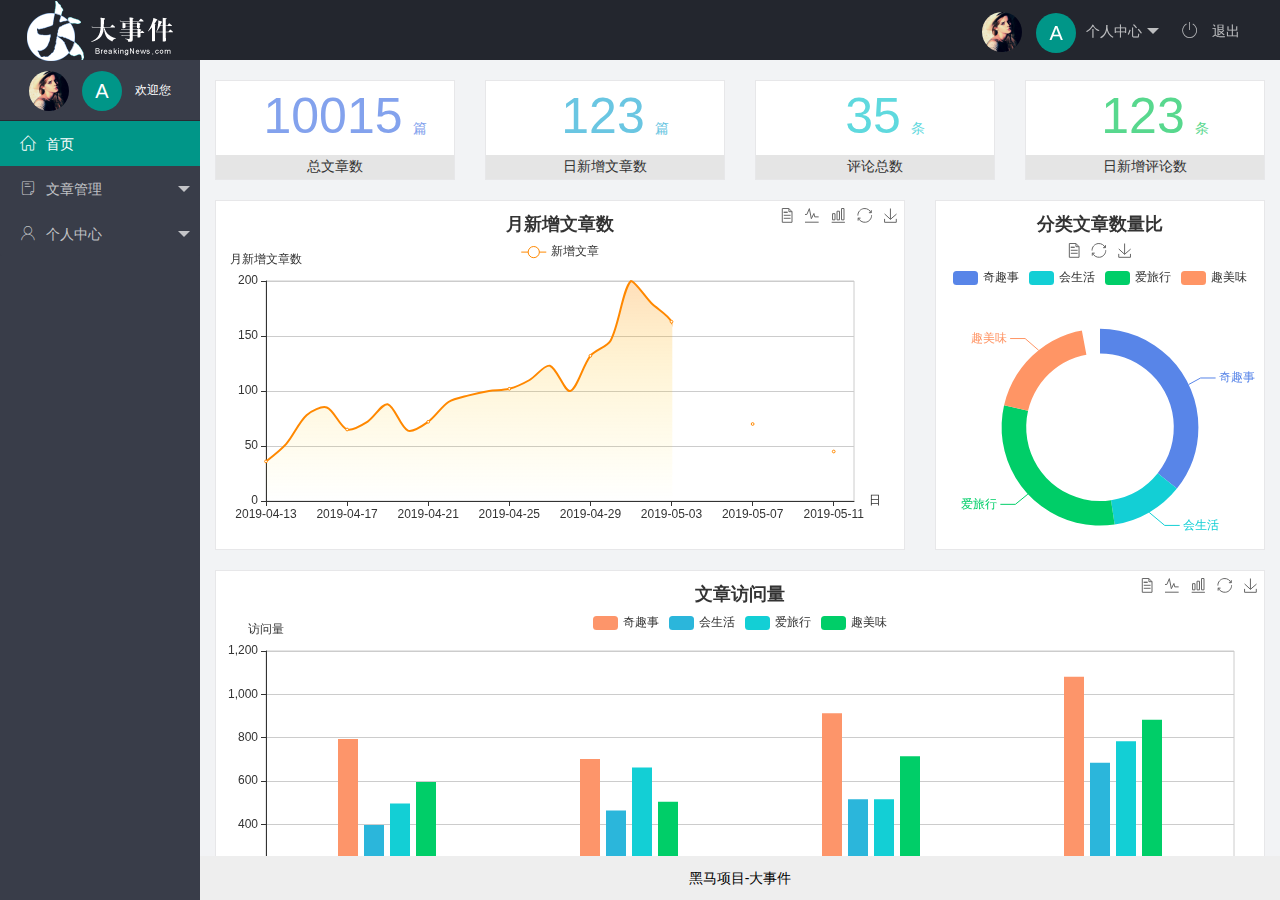
<file: index.html>
<!DOCTYPE html>
<html lang="en">

<head>
    <meta charset="UTF-8">
    <meta http-equiv="X-UA-Compatible" content="IE=edge">
    <meta name="viewport" content="width=device-width, initial-scale=1.0">
    <title>Document</title>
    <link rel="stylesheet" href="/assets/lib/layui/css/layui.css">
    <link rel="stylesheet" href="/assets/fonts/iconfont.css">
    <link rel="stylesheet" href="/assets/css/index.css">
</head>

<body>
    <div class="layui-layout layui-layout-admin">
        <div class="layui-header">
            <div class="layui-logo">
                <img src="/assets/images/logo.png" alt="">
            </div>
            <!-- 头部区域（可配合layui 已有的水平导航） -->

            <ul class="layui-nav layui-layout-right">
                <li class="layui-nav-item layui-hide layui-show-md-inline-block">
                    <a href="javascript:;">
                        <img src="/assets/images/sample.jpg" class="layui-nav-img"> <span class="text-avatar">A</span>个人中心

                    </a>
                    <dl class="layui-nav-child">
                        <dd><a href="">基本资料</a></dd>
                        <dd><a href="">更换头像</a></dd>
                        <dd><a href="">重置密码</a></dd>
                    </dl>
                </li>
                <li class="layui-nav-item">
                    <a href="javascript:;" id="logout">
                        <i class="iconfont icon-tuichu"></i> 退出
                    </a>
                </li>
            </ul>
        </div>

        <div class="layui-side layui-bg-black">
            <div class="layui-side-scroll">
                <!-- 左侧导航区域（可配合layui已有的垂直导航） -->
                <div class="userinfo">
                    <img src="/assets/images/sample.jpg" class="layui-nav-img" />
                    <span class="text-avatar">A</span>
                    <span id="welcome">欢迎您</span>
                </div>
                <ul class="layui-nav layui-nav-tree" lay-filter="test" lay-shrink="all">
                    <li class="layui-nav-item layui-this"><a href="/home/dashboard.html" target="fm"><i class="iconfont icon-home"></i>首页</a></li>
                    <li class="layui-nav-item">
                        <a class="" href="javascript:;"><i class="iconfont icon-16"></i>文章管理</a>
                        <dl class="layui-nav-child">
                            <dd><a href="/art/art_cate.html" target="fm"><i class="layui-icon layui-icon-app"></i>文章类别</a></dd>
                            <dd><a href="/art/art_list.html" target="fm"><i class="layui-icon layui-icon-app"></i>文章列表</a></dd>
                            <dd><a href="/art/art_pub.html" target="fm"><i class="layui-icon layui-icon-app"></i>发布文章</a></dd>
                        </dl>
                    </li>
                    <li class="layui-nav-item">
                        <a href="javascript:;"><i class="iconfont icon-user"></i>个人中心</a>
                        <dl class="layui-nav-child">
                            <dd><a href="/user/user_info.html" target="fm"><i class="layui-icon layui-icon-app"></i>基本资料</a></dd>
                            <dd><a href="/user/user_avatar.html" target="fm"><i class="layui-icon layui-icon-app"></i>更换头像</a></dd>
                            <dd><a href="/user/user_rePwd.html" target="fm"><i class="layui-icon layui-icon-app"></i>重置密码</a></dd>
                        </dl>
                    </li>

                </ul>
            </div>
        </div>

        <div class="layui-body">
            <!-- 内容主体区域 -->
            <iframe src="/home/dashboard.html" frameborder="0" name="fm"></iframe>
        </div>

        <div class="layui-footer">
            <!-- 底部固定区域 -->
            黑马项目-大事件
        </div>
    </div>
    <script src="/assets/lib/layui/layui.all.js"></script>
    <script src="/assets/lib/jquery.js"></script>
    <script src="/assets/js/baseApi.js"></script>
    <script src="/assets/js/index.js"></script>
    <script>
        //JS 
        layui.use(['element', 'layer', 'util'], function() {
            var element = layui.element,
                layer = layui.layer,
                util = layui.util,
                $ = layui.$;

            //头部事件
            util.event('lay-header-event', {
                //左侧菜单事件
                menuLeft: function(othis) {
                    layer.msg('展开左侧菜单的操作', {
                        icon: 0
                    });
                },
                menuRight: function() {
                    layer.open({
                        type: 1,
                        content: '<div style="padding: 15px;">处理右侧面板的操作</div>',
                        area: ['260px', '100%'],
                        offset: 'rt' //右上角
                            ,
                        anim: 5,
                        shadeClose: true
                    });
                }
            });

        });
    </script>
</body>

</html>
</file>
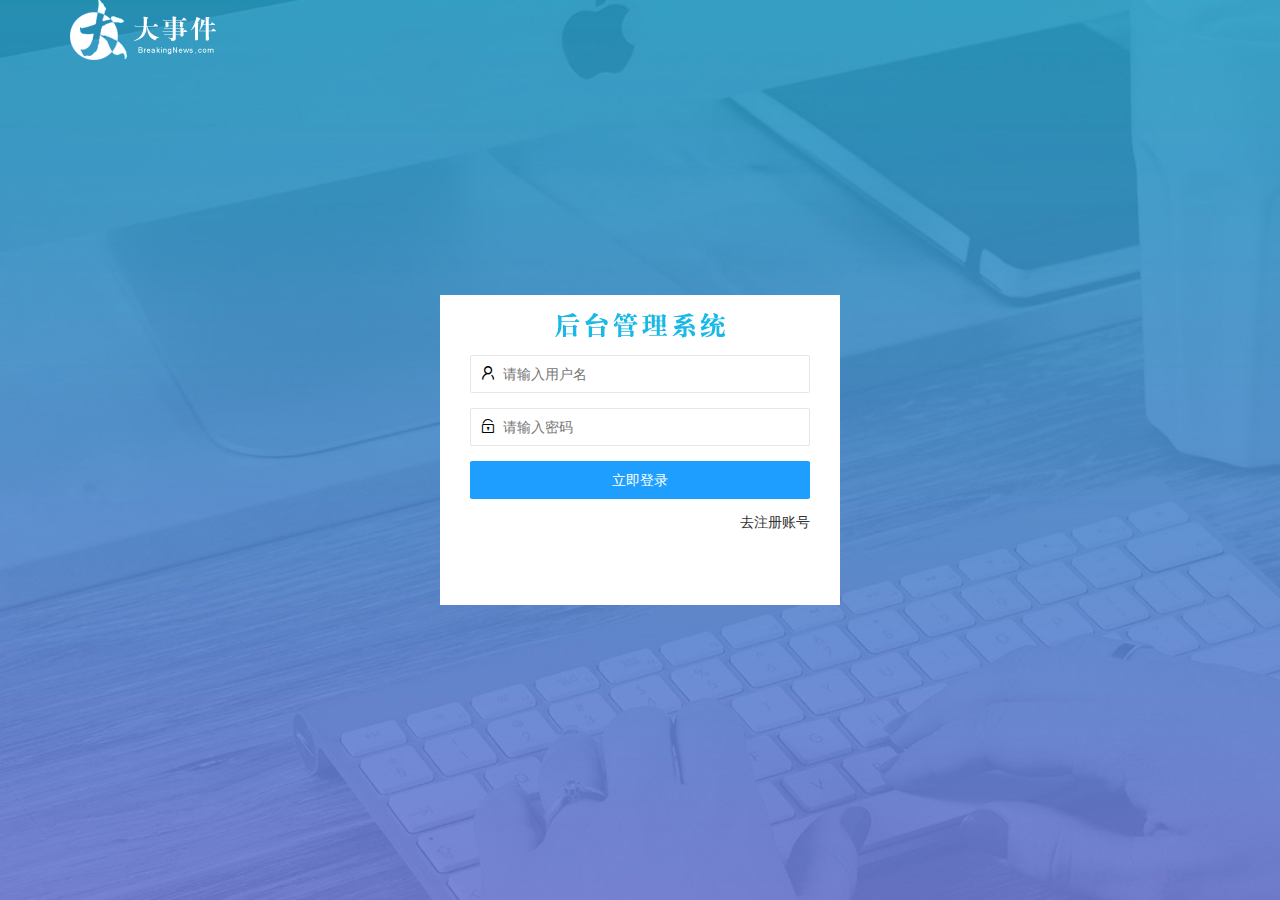
<file: login.html>
<!DOCTYPE html>
<html lang="en">

<head>
    <meta charset="UTF-8">
    <meta http-equiv="X-UA-Compatible" content="IE=edge">
    <meta name="viewport" content="width=device-width, initial-scale=1.0">
    <title>大事件-登录/注册</title>
    <link rel="stylesheet" href="/assets/css/login.css">
    <link rel="stylesheet" href="/assets/lib/layui/css/layui.css">
    <script src="/assets/lib/layui/layui.all.js"></script>
    <script src="/assets/lib/jquery.js"></script>
    <script src="/assets/js/baseApi.js"></script>
    <script src="/assets/js/login.js"></script>
</head>

<body>
    <!-- logo区域 -->
    <div class="layui-main">
        <img src="/assets/images/logo.png" alt="">
    </div>
    <!-- 登录注册区域 -->
    <div class="loginAndRegBox">
        <div class="title-box"></div>
        <div class="login-box">
            <form class="layui-form" action="" id="form_login">
                <div class="layui-form-item">
                    <i class="layui-icon layui-icon-username"></i>
                    <input type="text" name="username" required lay-verify="required" placeholder="请输入用户名" autocomplete="off" class="layui-input">
                </div>
                <div class="layui-form-item">
                    <i class="layui-icon layui-icon-password"></i>
                    <input type="password" name="password" required lay-verify="required|pwd" placeholder="请输入密码" autocomplete="off" class="layui-input">
                </div>
                <div class="layui-form-item">
                    <button class="layui-btn layui-btn-fluid layui-btn-normal" lay-submit lay-filter="formDemo">立即登录</button>
                </div>
                <div class="layui-form-item links">
                    <a href="javascript:;" id="link_reg">去注册账号</a>
                </div>
            </form>

        </div>
        <div class="reg-box">
            <form class="layui-form" action="" id="form_reg">
                <div class="layui-form-item">
                    <i class="layui-icon layui-icon-username"></i>
                    <input type="text" name="username" required lay-verify="required" placeholder="请输入用户名" autocomplete="off" class="layui-input">
                </div>
                <div class="layui-form-item">
                    <i class="layui-icon layui-icon-password"></i>
                    <input type="password" name="password" required lay-verify="required|pwd" placeholder="请输入密码" autocomplete="off" class="layui-input" id="password">
                </div>
                <div class="layui-form-item">
                    <i class="layui-icon layui-icon-password"></i>
                    <input type="password" name="repassword" required lay-verify="required|pwd|repwd" placeholder="再次确认密码" autocomplete="off" class="layui-input">
                </div>
                <div class="layui-form-item">
                    <button class="layui-btn layui-btn-fluid layui-btn-normal" lay-submit lay-filter="formDemo">立即注册</button>
                </div>
                <div class="layui-form-item links">
                    <a href="javascript:;" id="link_login">去登录</a>
                </div>

            </form>

        </div>
    </div>
</body>

</html>
</file>
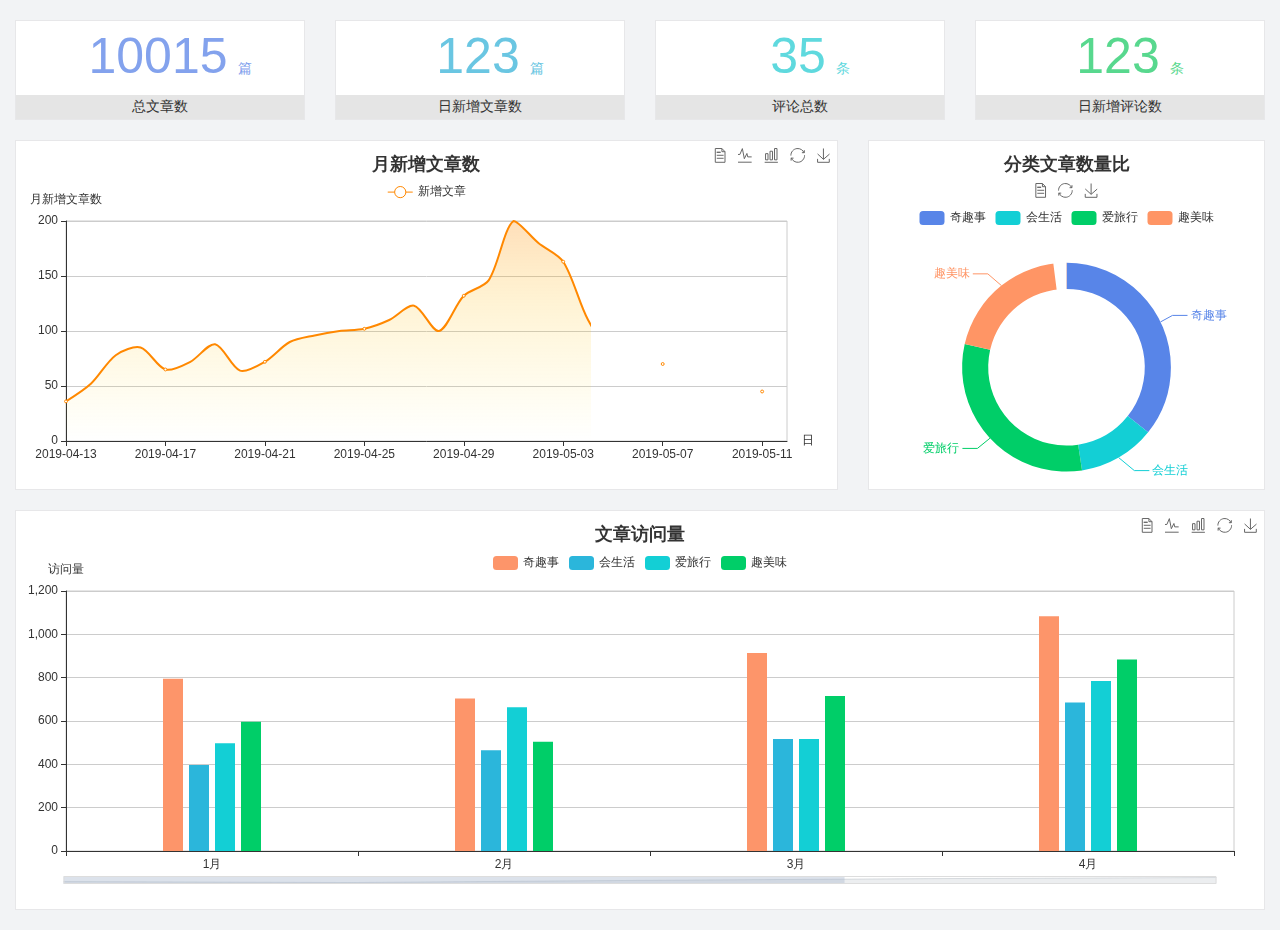
<file: home/dashboard.html>
<!DOCTYPE html>
<html lang="en">

<head>
    <meta charset="UTF-8">
    <meta name="viewport" content="width=device-width, initial-scale=1.0">
    <meta http-equiv="X-UA-Compatible" content="ie=edge">
    <title>图表统计</title>
    <link rel="stylesheet" href="/assets/lib/bootstrap.css" />
    <link rel="stylesheet" href="/assets/lib/main.css" />
    <script src="/assets/lib/jquery.js"></script>
    <script type="text/javascript" src="/assets/lib/echarts.min.js"></script>
</head>

<body>
    <div class="container-fluid">
        <div class="row spannel_list">
            <div class="col-sm-3 col-xs-6">
                <div class="spannel">
                    <em>10015</em><span>篇</span>
                    <b>总文章数</b>
                </div>
            </div>
            <div class="col-sm-3 col-xs-6">
                <div class="spannel scolor01">
                    <em>123</em><span>篇</span>
                    <b>日新增文章数</b>
                </div>
            </div>
            <div class="col-sm-3 col-xs-6">
                <div class="spannel scolor02">
                    <em>35</em><span>条</span>
                    <b>评论总数</b>
                </div>
            </div>
            <div class="col-sm-3 col-xs-6">
                <div class="spannel scolor03">
                    <em>123</em><span>条</span>
                    <b>日新增评论数</b>
                </div>
            </div>
        </div>
    </div>

    <div class="container-fluid">
        <div class="row curve-pie">
            <div class="col-lg-8 col-md-8">
                <div class="gragh_pannel" id="curve_show"></div>
            </div>
            <div class="col-lg-4 col-md-4">
                <div class="gragh_pannel" id="pie_show"></div>
            </div>
        </div>
    </div>

    <div class="container-fluid">
        <div class="column_pannel" id="column_show"></div>
    </div>

    <script>
        var oChart = echarts.init(document.getElementById('curve_show'));
        var aList_all = [{
            'count': 36,
            'date': '2019-04-13'
        }, {
            'count': 52,
            'date': '2019-04-14'
        }, {
            'count': 78,
            'date': '2019-04-15'
        }, {
            'count': 85,
            'date': '2019-04-16'
        }, {
            'count': 65,
            'date': '2019-04-17'
        }, {
            'count': 72,
            'date': '2019-04-18'
        }, {
            'count': 88,
            'date': '2019-04-19'
        }, {
            'count': 64,
            'date': '2019-04-20'
        }, {
            'count': 72,
            'date': '2019-04-21'
        }, {
            'count': 90,
            'date': '2019-04-22'
        }, {
            'count': 96,
            'date': '2019-04-23'
        }, {
            'count': 100,
            'date': '2019-04-24'
        }, {
            'count': 102,
            'date': '2019-04-25'
        }, {
            'count': 110,
            'date': '2019-04-26'
        }, {
            'count': 123,
            'date': '2019-04-27'
        }, {
            'count': 100,
            'date': '2019-04-28'
        }, {
            'count': 132,
            'date': '2019-04-29'
        }, {
            'count': 146,
            'date': '2019-04-30'
        }, {
            'count': 200,
            'date': '2019-05-01'
        }, {
            'count': 180,
            'date': '2019-05-02'
        }, {
            'count': 163,
            'date': '2019-05-03'
        }, {
            'count': 110,
            'date': '2019-05-04'
        }, {
            'count': 80,
            'date': '2019-05-05'
        }, {
            'count': 82,
            'date': '2019-05-06'
        }, {
            'count': 70,
            'date': '2019-05-07'
        }, {
            'count': 65,
            'date': '2019-05-08'
        }, {
            'count': 54,
            'date': '2019-05-09'
        }, {
            'count': 40,
            'date': '2019-05-10'
        }, {
            'count': 45,
            'date': '2019-05-11'
        }, {
            'count': 38,
            'date': '2019-05-12'
        }, ];

        let aCount = [];
        let aDate = [];

        for (var i = 0; i < aList_all.length; i++) {
            aCount.push(aList_all[i].count);
            aDate.push(aList_all[i].date);
        }

        var chartopt = {
            title: {
                text: '月新增文章数',
                left: 'center',
                top: '10'
            },
            tooltip: {
                trigger: 'axis'
            },
            legend: {
                data: ['新增文章'],
                top: '40'
            },
            toolbox: {
                show: true,
                feature: {
                    mark: {
                        show: true
                    },
                    dataView: {
                        show: true,
                        readOnly: false
                    },
                    magicType: {
                        show: true,
                        type: ['line', 'bar']
                    },
                    restore: {
                        show: true
                    },
                    saveAsImage: {
                        show: true
                    }
                }
            },
            calculable: true,
            xAxis: [{
                name: '日',
                type: 'category',
                boundaryGap: false,
                data: aDate
            }],
            yAxis: [{
                name: '月新增文章数',
                type: 'value'
            }],
            series: [{
                name: '新增文章',
                type: 'line',
                smooth: true,
                itemStyle: {
                    normal: {
                        areaStyle: {
                            type: 'default'
                        },
                        color: '#f80'
                    },
                    lineStyle: {
                        color: '#f80'
                    }
                },
                data: aCount
            }],
            areaStyle: {
                normal: {
                    color: new echarts.graphic.LinearGradient(0, 0, 0, 1, [{
                        offset: 0,
                        color: 'rgba(255,136,0,0.39)'
                    }, {
                        offset: .34,
                        color: 'rgba(255,180,0,0.25)'
                    }, {
                        offset: 1,
                        color: 'rgba(255,222,0,0.00)'
                    }])

                }
            },
            grid: {
                show: true,
                x: 50,
                x2: 50,
                y: 80,
                height: 220
            }
        };

        oChart.setOption(chartopt);


        var oPie = echarts.init(document.getElementById('pie_show'));
        var oPieopt = {
            title: {
                top: 10,
                text: '分类文章数量比',
                x: 'center'
            },
            tooltip: {
                trigger: 'item',
                formatter: "{a} <br/>{b} : {c} ({d}%)"
            },
            color: ['#5885e8', '#13cfd5', '#00ce68', '#ff9565'],
            legend: {
                x: 'center',
                top: 65,
                data: ['奇趣事', '会生活', '爱旅行', '趣美味']
            },
            toolbox: {
                show: true,
                x: 'center',
                top: 35,
                feature: {
                    mark: {
                        show: true
                    },
                    dataView: {
                        show: true,
                        readOnly: false
                    },
                    magicType: {
                        show: true,
                        type: ['pie', 'funnel'],
                        option: {
                            funnel: {
                                x: '25%',
                                width: '50%',
                                funnelAlign: 'left',
                                max: 1548
                            }
                        }
                    },
                    restore: {
                        show: true
                    },
                    saveAsImage: {
                        show: true
                    }
                }
            },
            calculable: true,
            series: [{
                name: '访问来源',
                type: 'pie',
                radius: ['45%', '60%'],
                center: ['50%', '65%'],
                data: [{
                    value: 300,
                    name: '奇趣事'
                }, {
                    value: 100,
                    name: '会生活'
                }, {
                    value: 260,
                    name: '爱旅行'
                }, {
                    value: 180,
                    name: '趣美味'
                }]
            }]
        };
        oPie.setOption(oPieopt);



        var oColumn = this.echarts.init(document.getElementById('column_show'));
        var oColumnopt = {
            title: {
                text: '文章访问量',
                left: 'center',
                top: '10'
            },
            tooltip: {
                trigger: 'axis'
            },
            legend: {
                data: ['奇趣事', '会生活', '爱旅行', '趣美味'],
                top: '40'
            },
            toolbox: {
                show: true,
                feature: {
                    mark: {
                        show: true
                    },
                    dataView: {
                        show: true,
                        readOnly: false
                    },
                    magicType: {
                        show: true,
                        type: ['line', 'bar']
                    },
                    restore: {
                        show: true
                    },
                    saveAsImage: {
                        show: true
                    }
                }
            },
            calculable: true,
            xAxis: [{
                type: 'category',
                data: ['1月', '2月', '3月', '4月', '5月']
            }],
            yAxis: [{
                name: '访问量',
                type: 'value'
            }],
            series: [{
                name: '奇趣事',
                type: 'bar',
                barWidth: 20,
                itemStyle: {
                    normal: {
                        areaStyle: {
                            type: 'default'
                        },
                        color: '#fd956a'
                    }
                },
                data: [800, 708, 920, 1090, 1200]
            }, {
                name: '会生活',
                type: 'bar',
                barWidth: 20,
                itemStyle: {
                    normal: {
                        areaStyle: {
                            type: 'default'
                        },
                        color: '#2bb6db'
                    }
                },
                data: [400, 468, 520, 690, 800]
            }, {
                name: '爱旅行',
                type: 'bar',
                barWidth: 20,
                itemStyle: {
                    normal: {
                        areaStyle: {
                            type: 'default'
                        },
                        color: '#13cfd5'
                    }
                },
                data: [500, 668, 520, 790, 900]
            }, {
                name: '趣美味',
                type: 'bar',
                barWidth: 20,
                itemStyle: {
                    normal: {
                        areaStyle: {
                            type: 'default'
                        },
                        color: '#00ce68'
                    }
                },
                data: [600, 508, 720, 890, 1000]
            }],
            grid: {
                show: true,
                x: 50,
                x2: 30,
                y: 80,
                height: 260
            },
            dataZoom: [ //给x轴设置滚动条
                {
                    start: 0, //默认为0
                    end: 100 - 1000 / 31, //默认为100
                    type: 'slider',
                    show: true,
                    xAxisIndex: [0],
                    handleSize: 0, //滑动条的 左右2个滑动条的大小
                    height: 8, //组件高度
                    left: 45, //左边的距离
                    right: 50, //右边的距离
                    bottom: 26, //右边的距离
                    handleColor: '#ddd', //h滑动图标的颜色
                    handleStyle: {
                        borderColor: "#cacaca",
                        borderWidth: "1",
                        shadowBlur: 2,
                        background: "#ddd",
                        shadowColor: "#ddd",
                    }
                }
            ]
        };
        oColumn.setOption(oColumnopt);
    </script>
</body>

</html>
</file>
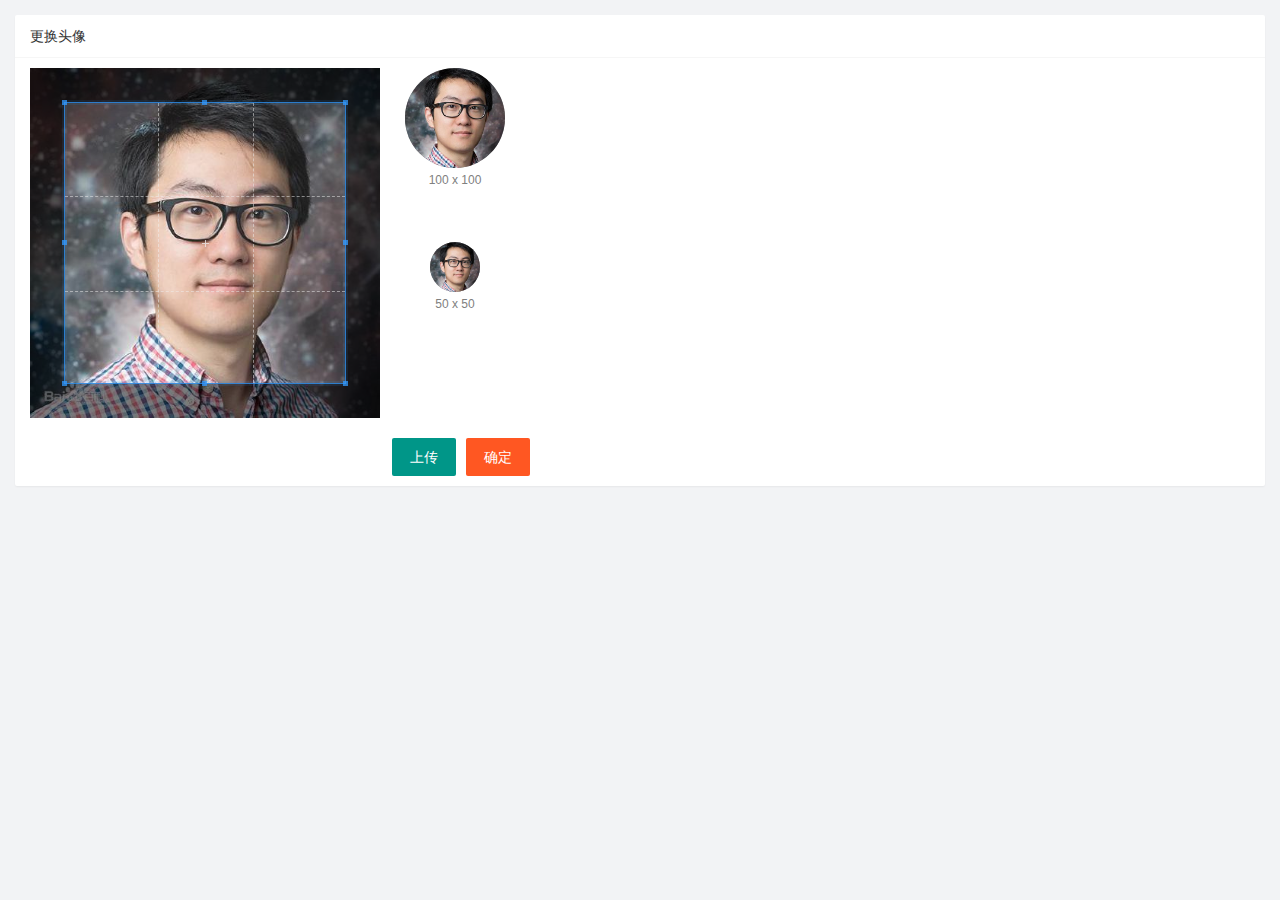
<file: user/user_avatar.html>
<!DOCTYPE html>
<html lang="en">

<head>
    <meta charset="UTF-8">
    <meta http-equiv="X-UA-Compatible" content="IE=edge">
    <meta name="viewport" content="width=device-width, initial-scale=1.0">
    <title>Document</title>
    <link rel="stylesheet" href="/assets/lib/layui/css/layui.css">
    <link rel="stylesheet" href="/assets/lib/cropper/cropper.css">
    <link rel="stylesheet" href="/assets/css/user_avatar.css">
</head>

<body>
    <div class="layui-card">
        <div class="layui-card-header">更换头像</div>
        <div class="layui-card-body">
            <!-- 第一行的图片裁剪和预览区域 -->
            <div class="row1">
                <!-- 图片裁剪区域 -->
                <div class="cropper-box">
                    <!-- 这个 img 标签很重要，将来会把它初始化为裁剪区域 -->
                    <img id="image" src="/assets/images/xy.jpg" />
                </div>
                <!-- 图片的预览区域 -->
                <div class="preview-box">
                    <div>
                        <!-- 宽高为 100px 的预览区域 -->
                        <div class="img-preview w100"></div>
                        <p class="size">100 x 100</p>
                    </div>
                    <div>
                        <!-- 宽高为 50px 的预览区域 -->
                        <div class="img-preview w50"></div>
                        <p class="size">50 x 50</p>
                    </div>
                </div>
            </div>
            <input type="file" id="file" accept="image/png,image/jpeg,image/jpg" style="display: none;" />

            <!-- 第二行的按钮区域 -->
            <div class="row2">
                <input type="file" name="" id="file">
                <button type="button" class="layui-btn" id="upload">上传</button>
                <button type="button" class="layui-btn layui-btn-danger" id="yes">确定</button>
            </div>
        </div>
    </div>
    <script src="/assets/lib/layui/layui.all.js"></script>
    <script src="/assets/lib/jquery.js"></script>
    <script src="/assets/lib/cropper/Cropper.js"></script>
    <script src="/assets/lib/cropper/jquery-cropper.js"></script>
    <script src="/assets/js/baseApi.js"></script>
    <script src="/assets/js/user_avatar.js"></script>
</body>

</html>
</file>
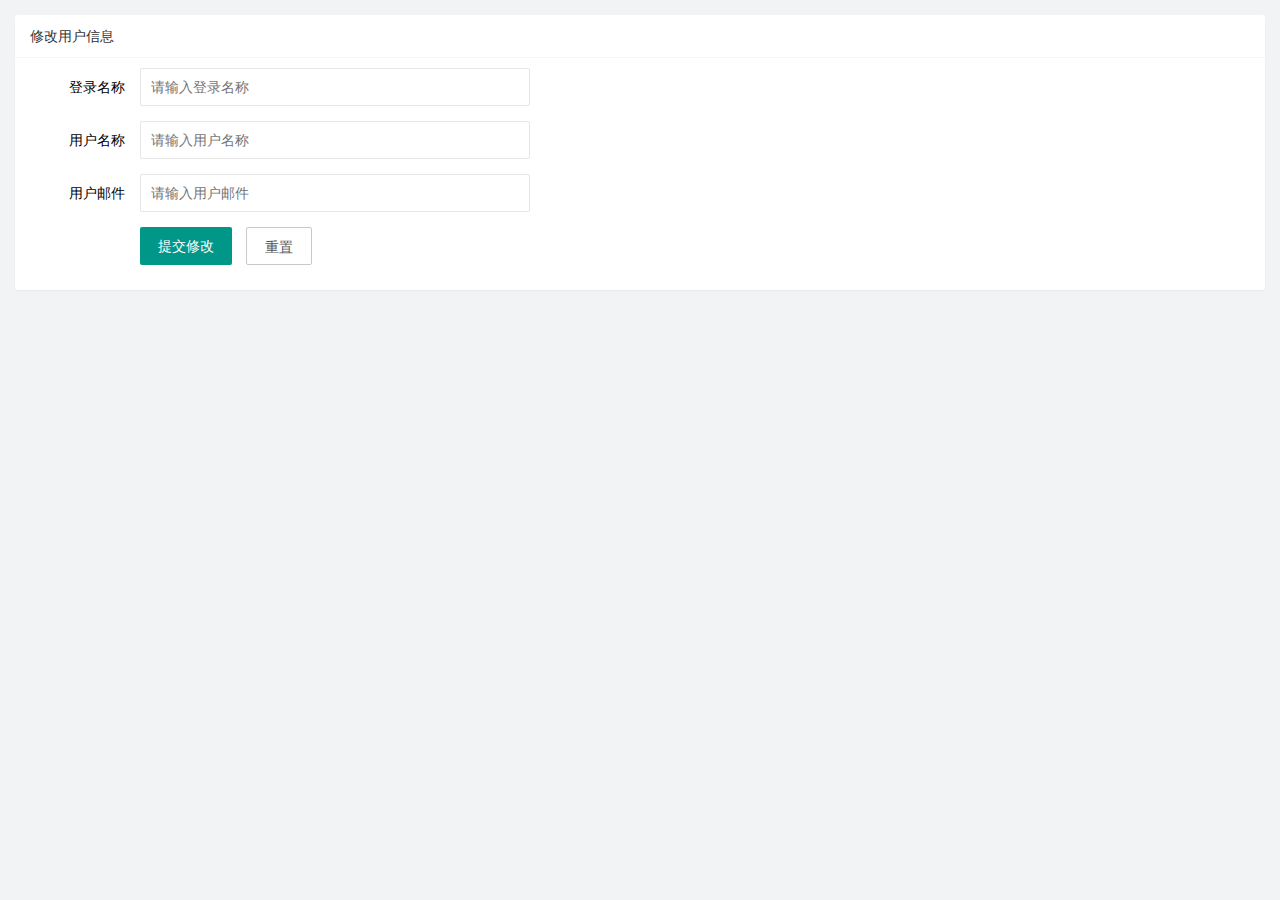
<file: user/user_info.html>
<!DOCTYPE html>
<html lang="en">

<head>
    <meta charset="UTF-8">
    <meta http-equiv="X-UA-Compatible" content="IE=edge">
    <meta name="viewport" content="width=device-width, initial-scale=1.0">
    <title>Document</title>
    <link rel="stylesheet" href="/assets/lib/layui/css/layui.css">
    <link rel="stylesheet" href="/assets/css/user_info.css">
</head>

<body>
    <div class="layui-card">
        <div class="layui-card-header">修改用户信息</div>
        <div class="layui-card-body">
            <form class="layui-form" action="" lay-filter='formUserInfo'>
                <input type="hidden" name="id">
                <div class="layui-form-item">
                    <label class="layui-form-label">登录名称</label>
                    <div class="layui-input-block">
                        <input type="text" name="username" readonly required lay-verify="required" placeholder="请输入登录名称" autocomplete="off" class="layui-input">
                    </div>
                </div>
                <div class="layui-form-item">
                    <label class="layui-form-label">用户名称</label>
                    <div class="layui-input-block">
                        <input type="text" name="nickname" required lay-verify="required|nickname" placeholder="请输入用户名称" autocomplete="off" class="layui-input">
                    </div>
                </div>
                <div class="layui-form-item">
                    <label class="layui-form-label">用户邮件</label>
                    <div class="layui-input-block">
                        <input type="text" name="email" required lay-verify="required|email" placeholder="请输入用户邮件" autocomplete="off" class="layui-input">
                    </div>
                </div>
                <div class="layui-form-item">
                    <div class="layui-input-block">
                        <button class="layui-btn" lay-submit lay-filter="formDemo">提交修改</button>
                        <button type="reset" class="layui-btn layui-btn-primary" id="btnReset">重置</button>
                    </div>
                </div>
            </form>
        </div>
    </div>
    <script src="/assets/lib/layui/layui.all.js"></script>
    <script src="/assets/lib/jquery.js"></script>
    <script src="/assets/js/baseApi.js"></script>
    <script src="/assets/js/user_info.js"></script>
</body>

</html>
</file>
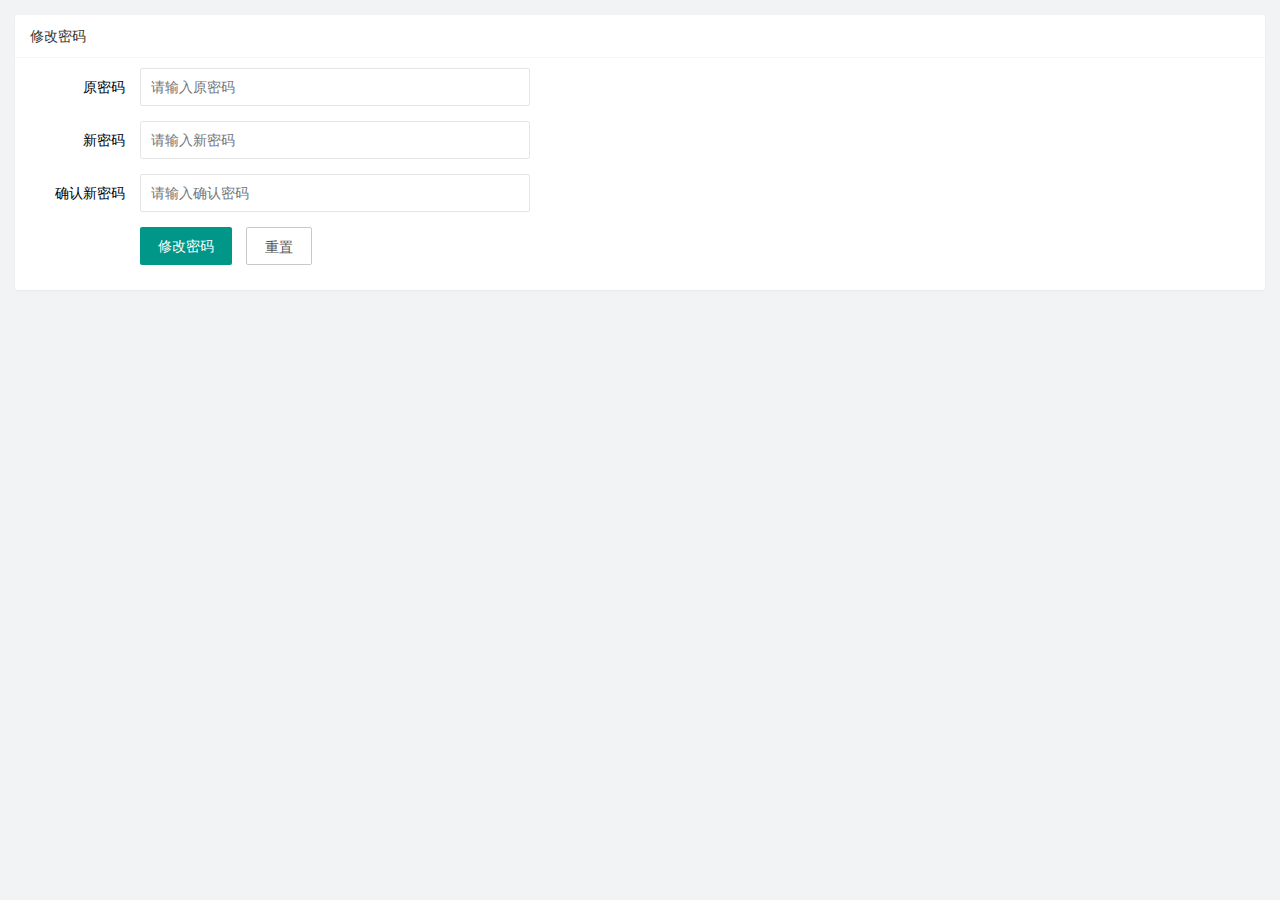
<file: user/user_rePwd.html>
<!DOCTYPE html>
<html lang="en">

<head>
    <meta charset="UTF-8">
    <meta http-equiv="X-UA-Compatible" content="IE=edge">
    <meta name="viewport" content="width=device-width, initial-scale=1.0">
    <title>Document</title>
    <link rel="stylesheet" href="/assets/lib/layui/css/layui.css">
    <link rel="stylesheet" href="/assets/css/user_rePwd.css">
</head>

<body>
    <div class="layui-card">
        <div class="layui-card-header">修改密码</div>
        <div class="layui-card-body">
            <form class="layui-form" action="">
                <div class="layui-form-item">
                    <label class="layui-form-label">原密码</label>
                    <div class="layui-input-block">
                        <input type="password" name="oldPwd" required lay-verify="required|pwd" placeholder="请输入原密码" autocomplete="off" class="layui-input">
                    </div>
                </div>
                <div class="layui-form-item">
                    <label class="layui-form-label">新密码</label>
                    <div class="layui-input-block">
                        <input type="password" name="newPwd" required lay-verify="required|pwd|samePwd" placeholder="请输入新密码" autocomplete="off" class="layui-input">
                    </div>
                </div>
                <div class="layui-form-item">
                    <label class="layui-form-label">确认新密码</label>
                    <div class="layui-input-block">
                        <input type="password" name="rePwd" required lay-verify="required|pwd|rePwd" placeholder="请输入确认密码" autocomplete="off" class="layui-input">
                    </div>
                </div>
                <div class="layui-form-item">
                    <div class="layui-input-block">
                        <button class="layui-btn" lay-submit lay-filter="formDemo">修改密码</button>
                        <button type="reset" class="layui-btn layui-btn-primary">重置</button>
                    </div>
                </div>
            </form>
        </div>
    </div>
    <script src="/assets/lib/layui/layui.all.js"></script>
    <script src="/assets/lib/jquery.js"></script>
    <script src="/assets/js/baseApi.js"></script>
    <script src="/assets/js/user_rePwd.js"></script>
</body>

</html>
</file>
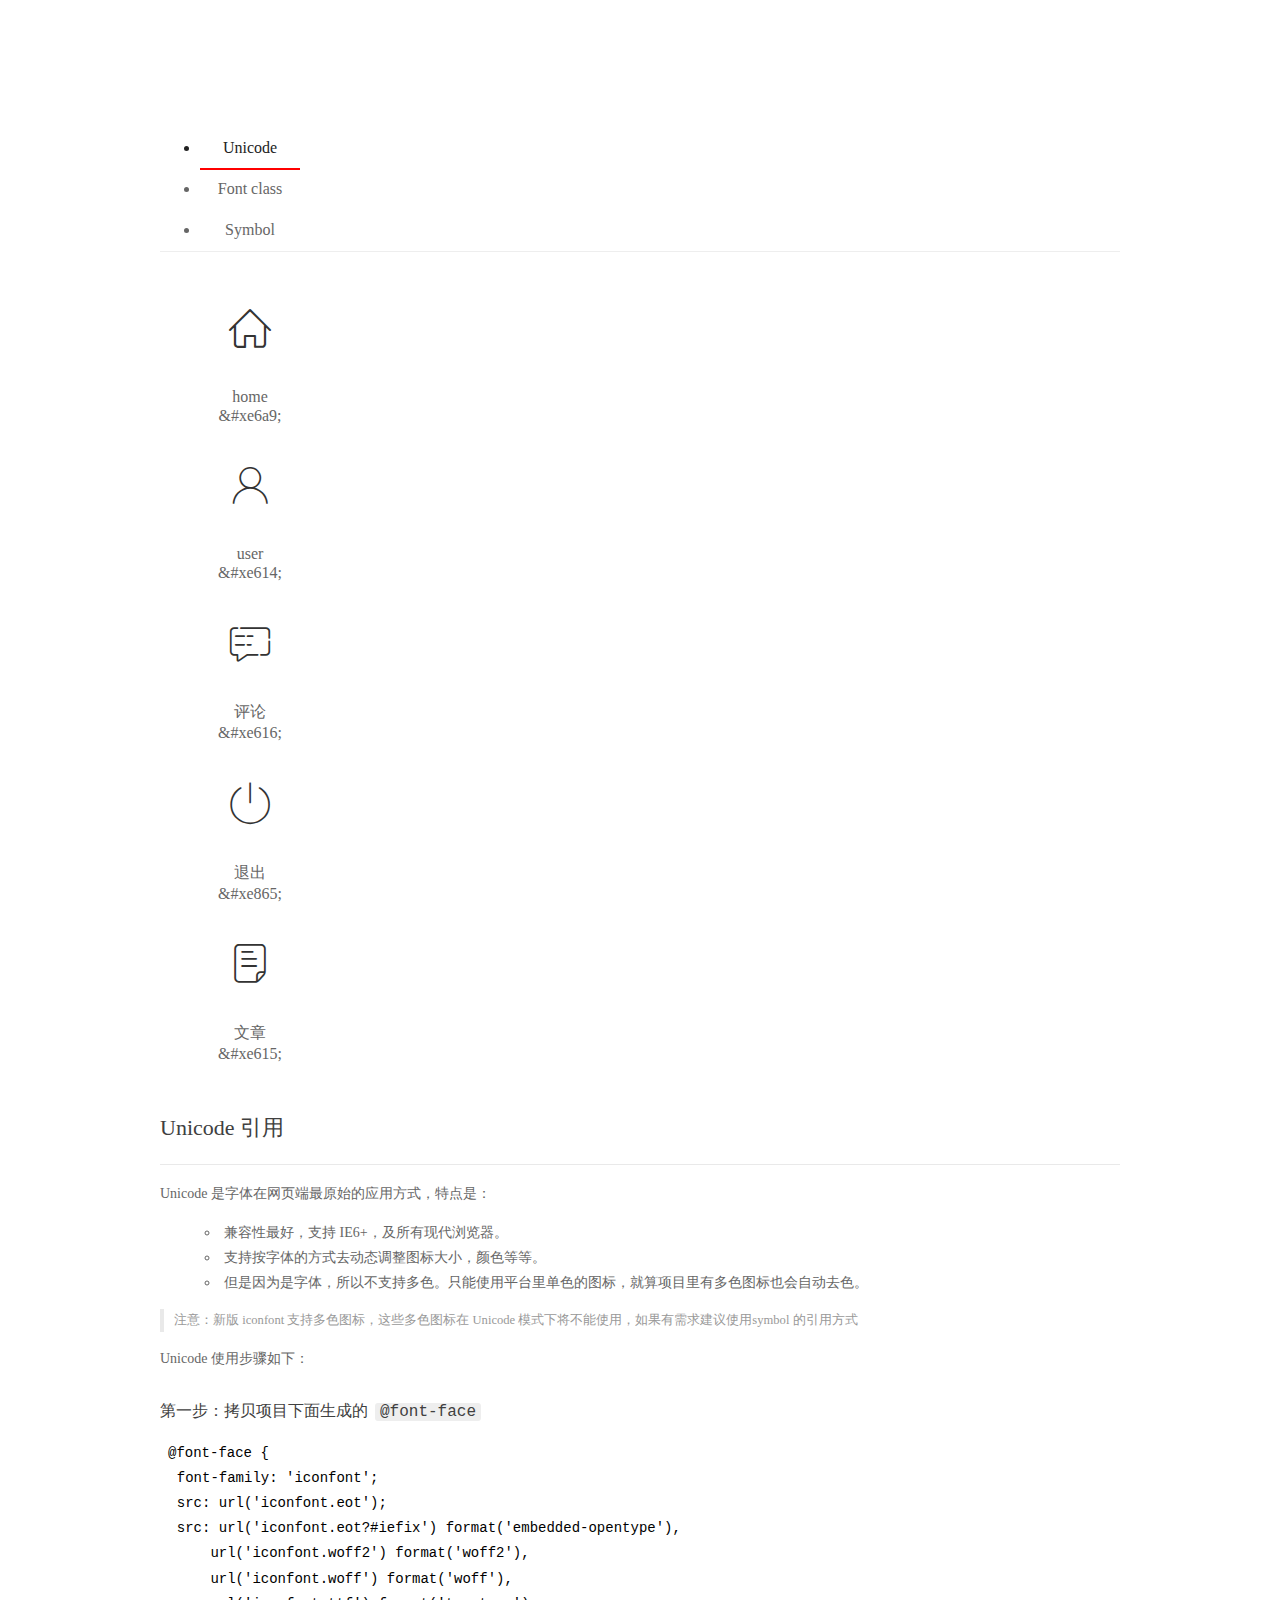
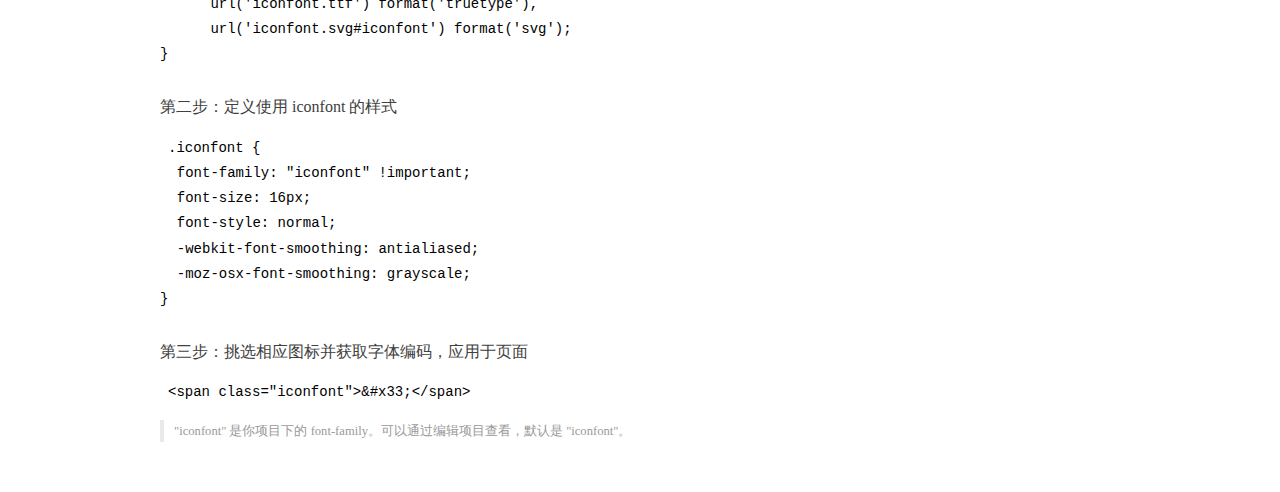
<file: assets/fonts/demo_index.html>
<!DOCTYPE html>
<html>
<head>
  <meta charset="utf-8"/>
  <title>IconFont Demo</title>
  <link rel="shortcut icon" href="https://gtms04.alicdn.com/tps/i4/TB1_oz6GVXXXXaFXpXXJDFnIXXX-64-64.ico" type="image/x-icon"/>
  <link rel="stylesheet" href="https://g.alicdn.com/thx/cube/1.3.2/cube.min.css">
  <link rel="stylesheet" href="demo.css">
  <link rel="stylesheet" href="iconfont.css">
  <script src="iconfont.js"></script>
  <!-- jQuery -->
  <script src="https://a1.alicdn.com/oss/uploads/2018/12/26/7bfddb60-08e8-11e9-9b04-53e73bb6408b.js"></script>
  <!-- 代码高亮 -->
  <script src="https://a1.alicdn.com/oss/uploads/2018/12/26/a3f714d0-08e6-11e9-8a15-ebf944d7534c.js"></script>
</head>
<body>
  <div class="main">
    <h1 class="logo"><a href="https://www.iconfont.cn/" title="iconfont 首页" target="_blank">&#xe86b;</a></h1>
    <div class="nav-tabs">
      <ul id="tabs" class="dib-box">
        <li class="dib active"><span>Unicode</span></li>
        <li class="dib"><span>Font class</span></li>
        <li class="dib"><span>Symbol</span></li>
      </ul>
      
    </div>
    <div class="tab-container">
      <div class="content unicode" style="display: block;">
          <ul class="icon_lists dib-box">
          
            <li class="dib">
              <span class="icon iconfont">&#xe6a9;</span>
                <div class="name">home</div>
                <div class="code-name">&amp;#xe6a9;</div>
              </li>
          
            <li class="dib">
              <span class="icon iconfont">&#xe614;</span>
                <div class="name">user</div>
                <div class="code-name">&amp;#xe614;</div>
              </li>
          
            <li class="dib">
              <span class="icon iconfont">&#xe616;</span>
                <div class="name">评论</div>
                <div class="code-name">&amp;#xe616;</div>
              </li>
          
            <li class="dib">
              <span class="icon iconfont">&#xe865;</span>
                <div class="name">退出</div>
                <div class="code-name">&amp;#xe865;</div>
              </li>
          
            <li class="dib">
              <span class="icon iconfont">&#xe615;</span>
                <div class="name">文章</div>
                <div class="code-name">&amp;#xe615;</div>
              </li>
          
          </ul>
          <div class="article markdown">
          <h2 id="unicode-">Unicode 引用</h2>
          <hr>

          <p>Unicode 是字体在网页端最原始的应用方式，特点是：</p>
          <ul>
            <li>兼容性最好，支持 IE6+，及所有现代浏览器。</li>
            <li>支持按字体的方式去动态调整图标大小，颜色等等。</li>
            <li>但是因为是字体，所以不支持多色。只能使用平台里单色的图标，就算项目里有多色图标也会自动去色。</li>
          </ul>
          <blockquote>
            <p>注意：新版 iconfont 支持多色图标，这些多色图标在 Unicode 模式下将不能使用，如果有需求建议使用symbol 的引用方式</p>
          </blockquote>
          <p>Unicode 使用步骤如下：</p>
          <h3 id="-font-face">第一步：拷贝项目下面生成的 <code>@font-face</code></h3>
<pre><code class="language-css"
>@font-face {
  font-family: 'iconfont';
  src: url('iconfont.eot');
  src: url('iconfont.eot?#iefix') format('embedded-opentype'),
      url('iconfont.woff2') format('woff2'),
      url('iconfont.woff') format('woff'),
      url('iconfont.ttf') format('truetype'),
      url('iconfont.svg#iconfont') format('svg');
}
</code></pre>
          <h3 id="-iconfont-">第二步：定义使用 iconfont 的样式</h3>
<pre><code class="language-css"
>.iconfont {
  font-family: "iconfont" !important;
  font-size: 16px;
  font-style: normal;
  -webkit-font-smoothing: antialiased;
  -moz-osx-font-smoothing: grayscale;
}
</code></pre>
          <h3 id="-">第三步：挑选相应图标并获取字体编码，应用于页面</h3>
<pre>
<code class="language-html"
>&lt;span class="iconfont"&gt;&amp;#x33;&lt;/span&gt;
</code></pre>
          <blockquote>
            <p>"iconfont" 是你项目下的 font-family。可以通过编辑项目查看，默认是 "iconfont"。</p>
          </blockquote>
          </div>
      </div>
      <div class="content font-class">
        <ul class="icon_lists dib-box">
          
          <li class="dib">
            <span class="icon iconfont icon-home"></span>
            <div class="name">
              home
            </div>
            <div class="code-name">.icon-home
            </div>
          </li>
          
          <li class="dib">
            <span class="icon iconfont icon-user"></span>
            <div class="name">
              user
            </div>
            <div class="code-name">.icon-user
            </div>
          </li>
          
          <li class="dib">
            <span class="icon iconfont icon-pinglun"></span>
            <div class="name">
              评论
            </div>
            <div class="code-name">.icon-pinglun
            </div>
          </li>
          
          <li class="dib">
            <span class="icon iconfont icon-tuichu"></span>
            <div class="name">
              退出
            </div>
            <div class="code-name">.icon-tuichu
            </div>
          </li>
          
          <li class="dib">
            <span class="icon iconfont icon-16"></span>
            <div class="name">
              文章
            </div>
            <div class="code-name">.icon-16
            </div>
          </li>
          
        </ul>
        <div class="article markdown">
        <h2 id="font-class-">font-class 引用</h2>
        <hr>

        <p>font-class 是 Unicode 使用方式的一种变种，主要是解决 Unicode 书写不直观，语意不明确的问题。</p>
        <p>与 Unicode 使用方式相比，具有如下特点：</p>
        <ul>
          <li>兼容性良好，支持 IE8+，及所有现代浏览器。</li>
          <li>相比于 Unicode 语意明确，书写更直观。可以很容易分辨这个 icon 是什么。</li>
          <li>因为使用 class 来定义图标，所以当要替换图标时，只需要修改 class 里面的 Unicode 引用。</li>
          <li>不过因为本质上还是使用的字体，所以多色图标还是不支持的。</li>
        </ul>
        <p>使用步骤如下：</p>
        <h3 id="-fontclass-">第一步：引入项目下面生成的 fontclass 代码：</h3>
<pre><code class="language-html">&lt;link rel="stylesheet" href="./iconfont.css"&gt;
</code></pre>
        <h3 id="-">第二步：挑选相应图标并获取类名，应用于页面：</h3>
<pre><code class="language-html">&lt;span class="iconfont icon-xxx"&gt;&lt;/span&gt;
</code></pre>
        <blockquote>
          <p>"
            iconfont" 是你项目下的 font-family。可以通过编辑项目查看，默认是 "iconfont"。</p>
        </blockquote>
      </div>
      </div>
      <div class="content symbol">
          <ul class="icon_lists dib-box">
          
            <li class="dib">
                <svg class="icon svg-icon" aria-hidden="true">
                  <use xlink:href="#icon-home"></use>
                </svg>
                <div class="name">home</div>
                <div class="code-name">#icon-home</div>
            </li>
          
            <li class="dib">
                <svg class="icon svg-icon" aria-hidden="true">
                  <use xlink:href="#icon-user"></use>
                </svg>
                <div class="name">user</div>
                <div class="code-name">#icon-user</div>
            </li>
          
            <li class="dib">
                <svg class="icon svg-icon" aria-hidden="true">
                  <use xlink:href="#icon-pinglun"></use>
                </svg>
                <div class="name">评论</div>
                <div class="code-name">#icon-pinglun</div>
            </li>
          
            <li class="dib">
                <svg class="icon svg-icon" aria-hidden="true">
                  <use xlink:href="#icon-tuichu"></use>
                </svg>
                <div class="name">退出</div>
                <div class="code-name">#icon-tuichu</div>
            </li>
          
            <li class="dib">
                <svg class="icon svg-icon" aria-hidden="true">
                  <use xlink:href="#icon-16"></use>
                </svg>
                <div class="name">文章</div>
                <div class="code-name">#icon-16</div>
            </li>
          
          </ul>
          <div class="article markdown">
          <h2 id="symbol-">Symbol 引用</h2>
          <hr>

          <p>这是一种全新的使用方式，应该说这才是未来的主流，也是平台目前推荐的用法。相关介绍可以参考这篇<a href="">文章</a>
            这种用法其实是做了一个 SVG 的集合，与另外两种相比具有如下特点：</p>
          <ul>
            <li>支持多色图标了，不再受单色限制。</li>
            <li>通过一些技巧，支持像字体那样，通过 <code>font-size</code>, <code>color</code> 来调整样式。</li>
            <li>兼容性较差，支持 IE9+，及现代浏览器。</li>
            <li>浏览器渲染 SVG 的性能一般，还不如 png。</li>
          </ul>
          <p>使用步骤如下：</p>
          <h3 id="-symbol-">第一步：引入项目下面生成的 symbol 代码：</h3>
<pre><code class="language-html">&lt;script src="./iconfont.js"&gt;&lt;/script&gt;
</code></pre>
          <h3 id="-css-">第二步：加入通用 CSS 代码（引入一次就行）：</h3>
<pre><code class="language-html">&lt;style&gt;
.icon {
  width: 1em;
  height: 1em;
  vertical-align: -0.15em;
  fill: currentColor;
  overflow: hidden;
}
&lt;/style&gt;
</code></pre>
          <h3 id="-">第三步：挑选相应图标并获取类名，应用于页面：</h3>
<pre><code class="language-html">&lt;svg class="icon" aria-hidden="true"&gt;
  &lt;use xlink:href="#icon-xxx"&gt;&lt;/use&gt;
&lt;/svg&gt;
</code></pre>
          </div>
      </div>

    </div>
  </div>
  <script>
  $(document).ready(function () {
      $('.tab-container .content:first').show()

      $('#tabs li').click(function (e) {
        var tabContent = $('.tab-container .content')
        var index = $(this).index()

        if ($(this).hasClass('active')) {
          return
        } else {
          $('#tabs li').removeClass('active')
          $(this).addClass('active')

          tabContent.hide().eq(index).fadeIn()
        }
      })
    })
  </script>
</body>
</html>
</file>
<file: assets/lib/layui/css/layui.css>
/** layui-v2.5.5 MIT License By https://www.layui.com */
 .layui-inline,img{display:inline-block;vertical-align:middle}h1,h2,h3,h4,h5,h6{font-weight:400}.layui-edge,.layui-header,.layui-inline,.layui-main{position:relative}.layui-body,.layui-edge,.layui-elip{overflow:hidden}.layui-btn,.layui-edge,.layui-inline,img{vertical-align:middle}.layui-btn,.layui-disabled,.layui-icon,.layui-unselect{-moz-user-select:none;-webkit-user-select:none;-ms-user-select:none}.layui-elip,.layui-form-checkbox span,.layui-form-pane .layui-form-label{text-overflow:ellipsis;white-space:nowrap}.layui-breadcrumb,.layui-tree-btnGroup{visibility:hidden}blockquote,body,button,dd,div,dl,dt,form,h1,h2,h3,h4,h5,h6,input,li,ol,p,pre,td,textarea,th,ul{margin:0;padding:0;-webkit-tap-highlight-color:rgba(0,0,0,0)}a:active,a:hover{outline:0}img{border:none}li{list-style:none}table{border-collapse:collapse;border-spacing:0}h4,h5,h6{font-size:100%}button,input,optgroup,option,select,textarea{font-family:inherit;font-size:inherit;font-style:inherit;font-weight:inherit;outline:0}pre{white-space:pre-wrap;white-space:-moz-pre-wrap;white-space:-pre-wrap;white-space:-o-pre-wrap;word-wrap:break-word}body{line-height:24px;font:14px Helvetica Neue,Helvetica,PingFang SC,Tahoma,Arial,sans-serif}hr{height:1px;margin:10px 0;border:0;clear:both}a{color:#333;text-decoration:none}a:hover{color:#777}a cite{font-style:normal;*cursor:pointer}.layui-border-box,.layui-border-box *{box-sizing:border-box}.layui-box,.layui-box *{box-sizing:content-box}.layui-clear{clear:both;*zoom:1}.layui-clear:after{content:'\20';clear:both;*zoom:1;display:block;height:0}.layui-inline{*display:inline;*zoom:1}.layui-edge{display:inline-block;width:0;height:0;border-width:6px;border-style:dashed;border-color:transparent}.layui-edge-top{top:-4px;border-bottom-color:#999;border-bottom-style:solid}.layui-edge-right{border-left-color:#999;border-left-style:solid}.layui-edge-bottom{top:2px;border-top-color:#999;border-top-style:solid}.layui-edge-left{border-right-color:#999;border-right-style:solid}.layui-disabled,.layui-disabled:hover{color:#d2d2d2!important;cursor:not-allowed!important}.layui-circle{border-radius:100%}.layui-show{display:block!important}.layui-hide{display:none!important}@font-face{font-family:layui-icon;src:url(../font/iconfont.eot?v=250);src:url(../font/iconfont.eot?v=250#iefix) format('embedded-opentype'),url(../font/iconfont.woff2?v=250) format('woff2'),url(../font/iconfont.woff?v=250) format('woff'),url(../font/iconfont.ttf?v=250) format('truetype'),url(../font/iconfont.svg?v=250#layui-icon) format('svg')}.layui-icon{font-family:layui-icon!important;font-size:16px;font-style:normal;-webkit-font-smoothing:antialiased;-moz-osx-font-smoothing:grayscale}.layui-icon-reply-fill:before{content:"\e611"}.layui-icon-set-fill:before{content:"\e614"}.layui-icon-menu-fill:before{content:"\e60f"}.layui-icon-search:before{content:"\e615"}.layui-icon-share:before{content:"\e641"}.layui-icon-set-sm:before{content:"\e620"}.layui-icon-engine:before{content:"\e628"}.layui-icon-close:before{content:"\1006"}.layui-icon-close-fill:before{content:"\1007"}.layui-icon-chart-screen:before{content:"\e629"}.layui-icon-star:before{content:"\e600"}.layui-icon-circle-dot:before{content:"\e617"}.layui-icon-chat:before{content:"\e606"}.layui-icon-release:before{content:"\e609"}.layui-icon-list:before{content:"\e60a"}.layui-icon-chart:before{content:"\e62c"}.layui-icon-ok-circle:before{content:"\1005"}.layui-icon-layim-theme:before{content:"\e61b"}.layui-icon-table:before{content:"\e62d"}.layui-icon-right:before{content:"\e602"}.layui-icon-left:before{content:"\e603"}.layui-icon-cart-simple:before{content:"\e698"}.layui-icon-face-cry:before{content:"\e69c"}.layui-icon-face-smile:before{content:"\e6af"}.layui-icon-survey:before{content:"\e6b2"}.layui-icon-tree:before{content:"\e62e"}.layui-icon-upload-circle:before{content:"\e62f"}.layui-icon-add-circle:before{content:"\e61f"}.layui-icon-download-circle:before{content:"\e601"}.layui-icon-templeate-1:before{content:"\e630"}.layui-icon-util:before{content:"\e631"}.layui-icon-face-surprised:before{content:"\e664"}.layui-icon-edit:before{content:"\e642"}.layui-icon-speaker:before{content:"\e645"}.layui-icon-down:before{content:"\e61a"}.layui-icon-file:before{content:"\e621"}.layui-icon-layouts:before{content:"\e632"}.layui-icon-rate-half:before{content:"\e6c9"}.layui-icon-add-circle-fine:before{content:"\e608"}.layui-icon-prev-circle:before{content:"\e633"}.layui-icon-read:before{content:"\e705"}.layui-icon-404:before{content:"\e61c"}.layui-icon-carousel:before{content:"\e634"}.layui-icon-help:before{content:"\e607"}.layui-icon-code-circle:before{content:"\e635"}.layui-icon-water:before{content:"\e636"}.layui-icon-username:before{content:"\e66f"}.layui-icon-find-fill:before{content:"\e670"}.layui-icon-about:before{content:"\e60b"}.layui-icon-location:before{content:"\e715"}.layui-icon-up:before{content:"\e619"}.layui-icon-pause:before{content:"\e651"}.layui-icon-date:before{content:"\e637"}.layui-icon-layim-uploadfile:before{content:"\e61d"}.layui-icon-delete:before{content:"\e640"}.layui-icon-play:before{content:"\e652"}.layui-icon-top:before{content:"\e604"}.layui-icon-friends:before{content:"\e612"}.layui-icon-refresh-3:before{content:"\e9aa"}.layui-icon-ok:before{content:"\e605"}.layui-icon-layer:before{content:"\e638"}.layui-icon-face-smile-fine:before{content:"\e60c"}.layui-icon-dollar:before{content:"\e659"}.layui-icon-group:before{content:"\e613"}.layui-icon-layim-download:before{content:"\e61e"}.layui-icon-picture-fine:before{content:"\e60d"}.layui-icon-link:before{content:"\e64c"}.layui-icon-diamond:before{content:"\e735"}.layui-icon-log:before{content:"\e60e"}.layui-icon-rate-solid:before{content:"\e67a"}.layui-icon-fonts-del:before{content:"\e64f"}.layui-icon-unlink:before{content:"\e64d"}.layui-icon-fonts-clear:before{content:"\e639"}.layui-icon-triangle-r:before{content:"\e623"}.layui-icon-circle:before{content:"\e63f"}.layui-icon-radio:before{content:"\e643"}.layui-icon-align-center:before{content:"\e647"}.layui-icon-align-right:before{content:"\e648"}.layui-icon-align-left:before{content:"\e649"}.layui-icon-loading-1:before{content:"\e63e"}.layui-icon-return:before{content:"\e65c"}.layui-icon-fonts-strong:before{content:"\e62b"}.layui-icon-upload:before{content:"\e67c"}.layui-icon-dialogue:before{content:"\e63a"}.layui-icon-video:before{content:"\e6ed"}.layui-icon-headset:before{content:"\e6fc"}.layui-icon-cellphone-fine:before{content:"\e63b"}.layui-icon-add-1:before{content:"\e654"}.layui-icon-face-smile-b:before{content:"\e650"}.layui-icon-fonts-html:before{content:"\e64b"}.layui-icon-form:before{content:"\e63c"}.layui-icon-cart:before{content:"\e657"}.layui-icon-camera-fill:before{content:"\e65d"}.layui-icon-tabs:before{content:"\e62a"}.layui-icon-fonts-code:before{content:"\e64e"}.layui-icon-fire:before{content:"\e756"}.layui-icon-set:before{content:"\e716"}.layui-icon-fonts-u:before{content:"\e646"}.layui-icon-triangle-d:before{content:"\e625"}.layui-icon-tips:before{content:"\e702"}.layui-icon-picture:before{content:"\e64a"}.layui-icon-more-vertical:before{content:"\e671"}.layui-icon-flag:before{content:"\e66c"}.layui-icon-loading:before{content:"\e63d"}.layui-icon-fonts-i:before{content:"\e644"}.layui-icon-refresh-1:before{content:"\e666"}.layui-icon-rmb:before{content:"\e65e"}.layui-icon-home:before{content:"\e68e"}.layui-icon-user:before{content:"\e770"}.layui-icon-notice:before{content:"\e667"}.layui-icon-login-weibo:before{content:"\e675"}.layui-icon-voice:before{content:"\e688"}.layui-icon-upload-drag:before{content:"\e681"}.layui-icon-login-qq:before{content:"\e676"}.layui-icon-snowflake:before{content:"\e6b1"}.layui-icon-file-b:before{content:"\e655"}.layui-icon-template:before{content:"\e663"}.layui-icon-auz:before{content:"\e672"}.layui-icon-console:before{content:"\e665"}.layui-icon-app:before{content:"\e653"}.layui-icon-prev:before{content:"\e65a"}.layui-icon-website:before{content:"\e7ae"}.layui-icon-next:before{content:"\e65b"}.layui-icon-component:before{content:"\e857"}.layui-icon-more:before{content:"\e65f"}.layui-icon-login-wechat:before{content:"\e677"}.layui-icon-shrink-right:before{content:"\e668"}.layui-icon-spread-left:before{content:"\e66b"}.layui-icon-camera:before{content:"\e660"}.layui-icon-note:before{content:"\e66e"}.layui-icon-refresh:before{content:"\e669"}.layui-icon-female:before{content:"\e661"}.layui-icon-male:before{content:"\e662"}.layui-icon-password:before{content:"\e673"}.layui-icon-senior:before{content:"\e674"}.layui-icon-theme:before{content:"\e66a"}.layui-icon-tread:before{content:"\e6c5"}.layui-icon-praise:before{content:"\e6c6"}.layui-icon-star-fill:before{content:"\e658"}.layui-icon-rate:before{content:"\e67b"}.layui-icon-template-1:before{content:"\e656"}.layui-icon-vercode:before{content:"\e679"}.layui-icon-cellphone:before{content:"\e678"}.layui-icon-screen-full:before{content:"\e622"}.layui-icon-screen-restore:before{content:"\e758"}.layui-icon-cols:before{content:"\e610"}.layui-icon-export:before{content:"\e67d"}.layui-icon-print:before{content:"\e66d"}.layui-icon-slider:before{content:"\e714"}.layui-icon-addition:before{content:"\e624"}.layui-icon-subtraction:before{content:"\e67e"}.layui-icon-service:before{content:"\e626"}.layui-icon-transfer:before{content:"\e691"}.layui-main{width:1140px;margin:0 auto}.layui-header{z-index:1000;height:60px}.layui-header a:hover{transition:all .5s;-webkit-transition:all .5s}.layui-side{position:fixed;left:0;top:0;bottom:0;z-index:999;width:200px;overflow-x:hidden}.layui-side-scroll{position:relative;width:220px;height:100%;overflow-x:hidden}.layui-body{position:absolute;left:200px;right:0;top:0;bottom:0;z-index:998;width:auto;overflow-y:auto;box-sizing:border-box}.layui-layout-body{overflow:hidden}.layui-layout-admin .layui-header{background-color:#23262E}.layui-layout-admin .layui-side{top:60px;width:200px;overflow-x:hidden}.layui-layout-admin .layui-body{position:fixed;top:60px;bottom:44px}.layui-layout-admin .layui-main{width:auto;margin:0 15px}.layui-layout-admin .layui-footer{position:fixed;left:200px;right:0;bottom:0;height:44px;line-height:44px;padding:0 15px;background-color:#eee}.layui-layout-admin .layui-logo{position:absolute;left:0;top:0;width:200px;height:100%;line-height:60px;text-align:center;color:#009688;font-size:16px}.layui-layout-admin .layui-header .layui-nav{background:0 0}.layui-layout-left{position:absolute!important;left:200px;top:0}.layui-layout-right{position:absolute!important;right:0;top:0}.layui-container{position:relative;margin:0 auto;padding:0 15px;box-sizing:border-box}.layui-fluid{position:relative;margin:0 auto;padding:0 15px}.layui-row:after,.layui-row:before{content:'';display:block;clear:both}.layui-col-lg1,.layui-col-lg10,.layui-col-lg11,.layui-col-lg12,.layui-col-lg2,.layui-col-lg3,.layui-col-lg4,.layui-col-lg5,.layui-col-lg6,.layui-col-lg7,.layui-col-lg8,.layui-col-lg9,.layui-col-md1,.layui-col-md10,.layui-col-md11,.layui-col-md12,.layui-col-md2,.layui-col-md3,.layui-col-md4,.layui-col-md5,.layui-col-md6,.layui-col-md7,.layui-col-md8,.layui-col-md9,.layui-col-sm1,.layui-col-sm10,.layui-col-sm11,.layui-col-sm12,.layui-col-sm2,.layui-col-sm3,.layui-col-sm4,.layui-col-sm5,.layui-col-sm6,.layui-col-sm7,.layui-col-sm8,.layui-col-sm9,.layui-col-xs1,.layui-col-xs10,.layui-col-xs11,.layui-col-xs12,.layui-col-xs2,.layui-col-xs3,.layui-col-xs4,.layui-col-xs5,.layui-col-xs6,.layui-col-xs7,.layui-col-xs8,.layui-col-xs9{position:relative;display:block;box-sizing:border-box}.layui-col-xs1,.layui-col-xs10,.layui-col-xs11,.layui-col-xs12,.layui-col-xs2,.layui-col-xs3,.layui-col-xs4,.layui-col-xs5,.layui-col-xs6,.layui-col-xs7,.layui-col-xs8,.layui-col-xs9{float:left}.layui-col-xs1{width:8.33333333%}.layui-col-xs2{width:16.66666667%}.layui-col-xs3{width:25%}.layui-col-xs4{width:33.33333333%}.layui-col-xs5{width:41.66666667%}.layui-col-xs6{width:50%}.layui-col-xs7{width:58.33333333%}.layui-col-xs8{width:66.66666667%}.layui-col-xs9{width:75%}.layui-col-xs10{width:83.33333333%}.layui-col-xs11{width:91.66666667%}.layui-col-xs12{width:100%}.layui-col-xs-offset1{margin-left:8.33333333%}.layui-col-xs-offset2{margin-left:16.66666667%}.layui-col-xs-offset3{margin-left:25%}.layui-col-xs-offset4{margin-left:33.33333333%}.layui-col-xs-offset5{margin-left:41.66666667%}.layui-col-xs-offset6{margin-left:50%}.layui-col-xs-offset7{margin-left:58.33333333%}.layui-col-xs-offset8{margin-left:66.66666667%}.layui-col-xs-offset9{margin-left:75%}.layui-col-xs-offset10{margin-left:83.33333333%}.layui-col-xs-offset11{margin-left:91.66666667%}.layui-col-xs-offset12{margin-left:100%}@media screen and (max-width:768px){.layui-hide-xs{display:none!important}.layui-show-xs-block{display:block!important}.layui-show-xs-inline{display:inline!important}.layui-show-xs-inline-block{display:inline-block!important}}@media screen and (min-width:768px){.layui-container{width:750px}.layui-hide-sm{display:none!important}.layui-show-sm-block{display:block!important}.layui-show-sm-inline{display:inline!important}.layui-show-sm-inline-block{display:inline-block!important}.layui-col-sm1,.layui-col-sm10,.layui-col-sm11,.layui-col-sm12,.layui-col-sm2,.layui-col-sm3,.layui-col-sm4,.layui-col-sm5,.layui-col-sm6,.layui-col-sm7,.layui-col-sm8,.layui-col-sm9{float:left}.layui-col-sm1{width:8.33333333%}.layui-col-sm2{width:16.66666667%}.layui-col-sm3{width:25%}.layui-col-sm4{width:33.33333333%}.layui-col-sm5{width:41.66666667%}.layui-col-sm6{width:50%}.layui-col-sm7{width:58.33333333%}.layui-col-sm8{width:66.66666667%}.layui-col-sm9{width:75%}.layui-col-sm10{width:83.33333333%}.layui-col-sm11{width:91.66666667%}.layui-col-sm12{width:100%}.layui-col-sm-offset1{margin-left:8.33333333%}.layui-col-sm-offset2{margin-left:16.66666667%}.layui-col-sm-offset3{margin-left:25%}.layui-col-sm-offset4{margin-left:33.33333333%}.layui-col-sm-offset5{margin-left:41.66666667%}.layui-col-sm-offset6{margin-left:50%}.layui-col-sm-offset7{margin-left:58.33333333%}.layui-col-sm-offset8{margin-left:66.66666667%}.layui-col-sm-offset9{margin-left:75%}.layui-col-sm-offset10{margin-left:83.33333333%}.layui-col-sm-offset11{margin-left:91.66666667%}.layui-col-sm-offset12{margin-left:100%}}@media screen and (min-width:992px){.layui-container{width:970px}.layui-hide-md{display:none!important}.layui-show-md-block{display:block!important}.layui-show-md-inline{display:inline!important}.layui-show-md-inline-block{display:inline-block!important}.layui-col-md1,.layui-col-md10,.layui-col-md11,.layui-col-md12,.layui-col-md2,.layui-col-md3,.layui-col-md4,.layui-col-md5,.layui-col-md6,.layui-col-md7,.layui-col-md8,.layui-col-md9{float:left}.layui-col-md1{width:8.33333333%}.layui-col-md2{width:16.66666667%}.layui-col-md3{width:25%}.layui-col-md4{width:33.33333333%}.layui-col-md5{width:41.66666667%}.layui-col-md6{width:50%}.layui-col-md7{width:58.33333333%}.layui-col-md8{width:66.66666667%}.layui-col-md9{width:75%}.layui-col-md10{width:83.33333333%}.layui-col-md11{width:91.66666667%}.layui-col-md12{width:100%}.layui-col-md-offset1{margin-left:8.33333333%}.layui-col-md-offset2{margin-left:16.66666667%}.layui-col-md-offset3{margin-left:25%}.layui-col-md-offset4{margin-left:33.33333333%}.layui-col-md-offset5{margin-left:41.66666667%}.layui-col-md-offset6{margin-left:50%}.layui-col-md-offset7{margin-left:58.33333333%}.layui-col-md-offset8{margin-left:66.66666667%}.layui-col-md-offset9{margin-left:75%}.layui-col-md-offset10{margin-left:83.33333333%}.layui-col-md-offset11{margin-left:91.66666667%}.layui-col-md-offset12{margin-left:100%}}@media screen and (min-width:1200px){.layui-container{width:1170px}.layui-hide-lg{display:none!important}.layui-show-lg-block{display:block!important}.layui-show-lg-inline{display:inline!important}.layui-show-lg-inline-block{display:inline-block!important}.layui-col-lg1,.layui-col-lg10,.layui-col-lg11,.layui-col-lg12,.layui-col-lg2,.layui-col-lg3,.layui-col-lg4,.layui-col-lg5,.layui-col-lg6,.layui-col-lg7,.layui-col-lg8,.layui-col-lg9{float:left}.layui-col-lg1{width:8.33333333%}.layui-col-lg2{width:16.66666667%}.layui-col-lg3{width:25%}.layui-col-lg4{width:33.33333333%}.layui-col-lg5{width:41.66666667%}.layui-col-lg6{width:50%}.layui-col-lg7{width:58.33333333%}.layui-col-lg8{width:66.66666667%}.layui-col-lg9{width:75%}.layui-col-lg10{width:83.33333333%}.layui-col-lg11{width:91.66666667%}.layui-col-lg12{width:100%}.layui-col-lg-offset1{margin-left:8.33333333%}.layui-col-lg-offset2{margin-left:16.66666667%}.layui-col-lg-offset3{margin-left:25%}.layui-col-lg-offset4{margin-left:33.33333333%}.layui-col-lg-offset5{margin-left:41.66666667%}.layui-col-lg-offset6{margin-left:50%}.layui-col-lg-offset7{margin-left:58.33333333%}.layui-col-lg-offset8{margin-left:66.66666667%}.layui-col-lg-offset9{margin-left:75%}.layui-col-lg-offset10{margin-left:83.33333333%}.layui-col-lg-offset11{margin-left:91.66666667%}.layui-col-lg-offset12{margin-left:100%}}.layui-col-space1{margin:-.5px}.layui-col-space1>*{padding:.5px}.layui-col-space3{margin:-1.5px}.layui-col-space3>*{padding:1.5px}.layui-col-space5{margin:-2.5px}.layui-col-space5>*{padding:2.5px}.layui-col-space8{margin:-3.5px}.layui-col-space8>*{padding:3.5px}.layui-col-space10{margin:-5px}.layui-col-space10>*{padding:5px}.layui-col-space12{margin:-6px}.layui-col-space12>*{padding:6px}.layui-col-space15{margin:-7.5px}.layui-col-space15>*{padding:7.5px}.layui-col-space18{margin:-9px}.layui-col-space18>*{padding:9px}.layui-col-space20{margin:-10px}.layui-col-space20>*{padding:10px}.layui-col-space22{margin:-11px}.layui-col-space22>*{padding:11px}.layui-col-space25{margin:-12.5px}.layui-col-space25>*{padding:12.5px}.layui-col-space30{margin:-15px}.layui-col-space30>*{padding:15px}.layui-btn,.layui-input,.layui-select,.layui-textarea,.layui-upload-button{outline:0;-webkit-appearance:none;transition:all .3s;-webkit-transition:all .3s;box-sizing:border-box}.layui-elem-quote{margin-bottom:10px;padding:15px;line-height:22px;border-left:5px solid #009688;border-radius:0 2px 2px 0;background-color:#f2f2f2}.layui-quote-nm{border-style:solid;border-width:1px 1px 1px 5px;background:0 0}.layui-elem-field{margin-bottom:10px;padding:0;border-width:1px;border-style:solid}.layui-elem-field legend{margin-left:20px;padding:0 10px;font-size:20px;font-weight:300}.layui-field-title{margin:10px 0 20px;border-width:1px 0 0}.layui-field-box{padding:10px 15px}.layui-field-title .layui-field-box{padding:10px 0}.layui-progress{position:relative;height:6px;border-radius:20px;background-color:#e2e2e2}.layui-progress-bar{position:absolute;left:0;top:0;width:0;max-width:100%;height:6px;border-radius:20px;text-align:right;background-color:#5FB878;transition:all .3s;-webkit-transition:all .3s}.layui-progress-big,.layui-progress-big .layui-progress-bar{height:18px;line-height:18px}.layui-progress-text{position:relative;top:-20px;line-height:18px;font-size:12px;color:#666}.layui-progress-big .layui-progress-text{position:static;padding:0 10px;color:#fff}.layui-collapse{border-width:1px;border-style:solid;border-radius:2px}.layui-colla-content,.layui-colla-item{border-top-width:1px;border-top-style:solid}.layui-colla-item:first-child{border-top:none}.layui-colla-title{position:relative;height:42px;line-height:42px;padding:0 15px 0 35px;color:#333;background-color:#f2f2f2;cursor:pointer;font-size:14px;overflow:hidden}.layui-colla-content{display:none;padding:10px 15px;line-height:22px;color:#666}.layui-colla-icon{position:absolute;left:15px;top:0;font-size:14px}.layui-card{margin-bottom:15px;border-radius:2px;background-color:#fff;box-shadow:0 1px 2px 0 rgba(0,0,0,.05)}.layui-card:last-child{margin-bottom:0}.layui-card-header{position:relative;height:42px;line-height:42px;padding:0 15px;border-bottom:1px solid #f6f6f6;color:#333;border-radius:2px 2px 0 0;font-size:14px}.layui-bg-black,.layui-bg-blue,.layui-bg-cyan,.layui-bg-green,.layui-bg-orange,.layui-bg-red{color:#fff!important}.layui-card-body{position:relative;padding:10px 15px;line-height:24px}.layui-card-body[pad15]{padding:15px}.layui-card-body[pad20]{padding:20px}.layui-card-body .layui-table{margin:5px 0}.layui-card .layui-tab{margin:0}.layui-panel-window{position:relative;padding:15px;border-radius:0;border-top:5px solid #E6E6E6;background-color:#fff}.layui-auxiliar-moving{position:fixed;left:0;right:0;top:0;bottom:0;width:100%;height:100%;background:0 0;z-index:9999999999}.layui-form-label,.layui-form-mid,.layui-form-select,.layui-input-block,.layui-input-inline,.layui-textarea{position:relative}.layui-bg-red{background-color:#FF5722!important}.layui-bg-orange{background-color:#FFB800!important}.layui-bg-green{background-color:#009688!important}.layui-bg-cyan{background-color:#2F4056!important}.layui-bg-blue{background-color:#1E9FFF!important}.layui-bg-black{background-color:#393D49!important}.layui-bg-gray{background-color:#eee!important;color:#666!important}.layui-badge-rim,.layui-colla-content,.layui-colla-item,.layui-collapse,.layui-elem-field,.layui-form-pane .layui-form-item[pane],.layui-form-pane .layui-form-label,.layui-input,.layui-layedit,.layui-layedit-tool,.layui-quote-nm,.layui-select,.layui-tab-bar,.layui-tab-card,.layui-tab-title,.layui-tab-title .layui-this:after,.layui-textarea{border-color:#e6e6e6}.layui-timeline-item:before,hr{background-color:#e6e6e6}.layui-text{line-height:22px;font-size:14px;color:#666}.layui-text h1,.layui-text h2,.layui-text h3{font-weight:500;color:#333}.layui-text h1{font-size:30px}.layui-text h2{font-size:24px}.layui-text h3{font-size:18px}.layui-text a:not(.layui-btn){color:#01AAED}.layui-text a:not(.layui-btn):hover{text-decoration:underline}.layui-text ul{padding:5px 0 5px 15px}.layui-text ul li{margin-top:5px;list-style-type:disc}.layui-text em,.layui-word-aux{color:#999!important;padding:0 5px!important}.layui-btn{display:inline-block;height:38px;line-height:38px;padding:0 18px;background-color:#009688;color:#fff;white-space:nowrap;text-align:center;font-size:14px;border:none;border-radius:2px;cursor:pointer}.layui-btn:hover{opacity:.8;filter:alpha(opacity=80);color:#fff}.layui-btn:active{opacity:1;filter:alpha(opacity=100)}.layui-btn+.layui-btn{margin-left:10px}.layui-btn-container{font-size:0}.layui-btn-container .layui-btn{margin-right:10px;margin-bottom:10px}.layui-btn-container .layui-btn+.layui-btn{margin-left:0}.layui-table .layui-btn-container .layui-btn{margin-bottom:9px}.layui-btn-radius{border-radius:100px}.layui-btn .layui-icon{margin-right:3px;font-size:18px;vertical-align:bottom;vertical-align:middle\9}.layui-btn-primary{border:1px solid #C9C9C9;background-color:#fff;color:#555}.layui-btn-primary:hover{border-color:#009688;color:#333}.layui-btn-normal{background-color:#1E9FFF}.layui-btn-warm{background-color:#FFB800}.layui-btn-danger{background-color:#FF5722}.layui-btn-checked{background-color:#5FB878}.layui-btn-disabled,.layui-btn-disabled:active,.layui-btn-disabled:hover{border:1px solid #e6e6e6;background-color:#FBFBFB;color:#C9C9C9;cursor:not-allowed;opacity:1}.layui-btn-lg{height:44px;line-height:44px;padding:0 25px;font-size:16px}.layui-btn-sm{height:30px;line-height:30px;padding:0 10px;font-size:12px}.layui-btn-sm i{font-size:16px!important}.layui-btn-xs{height:22px;line-height:22px;padding:0 5px;font-size:12px}.layui-btn-xs i{font-size:14px!important}.layui-btn-group{display:inline-block;vertical-align:middle;font-size:0}.layui-btn-group .layui-btn{margin-left:0!important;margin-right:0!important;border-left:1px solid rgba(255,255,255,.5);border-radius:0}.layui-btn-group .layui-btn-primary{border-left:none}.layui-btn-group .layui-btn-primary:hover{border-color:#C9C9C9;color:#009688}.layui-btn-group .layui-btn:first-child{border-left:none;border-radius:2px 0 0 2px}.layui-btn-group .layui-btn-primary:first-child{border-left:1px solid #c9c9c9}.layui-btn-group .layui-btn:last-child{border-radius:0 2px 2px 0}.layui-btn-group .layui-btn+.layui-btn{margin-left:0}.layui-btn-group+.layui-btn-group{margin-left:10px}.layui-btn-fluid{width:100%}.layui-input,.layui-select,.layui-textarea{height:38px;line-height:1.3;line-height:38px\9;border-width:1px;border-style:solid;background-color:#fff;border-radius:2px}.layui-input::-webkit-input-placeholder,.layui-select::-webkit-input-placeholder,.layui-textarea::-webkit-input-placeholder{line-height:1.3}.layui-input,.layui-textarea{display:block;width:100%;padding-left:10px}.layui-input:hover,.layui-textarea:hover{border-color:#D2D2D2!important}.layui-input:focus,.layui-textarea:focus{border-color:#C9C9C9!important}.layui-textarea{min-height:100px;height:auto;line-height:20px;padding:6px 10px;resize:vertical}.layui-select{padding:0 10px}.layui-form input[type=checkbox],.layui-form input[type=radio],.layui-form select{display:none}.layui-form [lay-ignore]{display:initial}.layui-form-item{margin-bottom:15px;clear:both;*zoom:1}.layui-form-item:after{content:'\20';clear:both;*zoom:1;display:block;height:0}.layui-form-label{float:left;display:block;padding:9px 15px;width:80px;font-weight:400;line-height:20px;text-align:right}.layui-form-label-col{display:block;float:none;padding:9px 0;line-height:20px;text-align:left}.layui-form-item .layui-inline{margin-bottom:5px;margin-right:10px}.layui-input-block{margin-left:110px;min-height:36px}.layui-input-inline{display:inline-block;vertical-align:middle}.layui-form-item .layui-input-inline{float:left;width:190px;margin-right:10px}.layui-form-text .layui-input-inline{width:auto}.layui-form-mid{float:left;display:block;padding:9px 0!important;line-height:20px;margin-right:10px}.layui-form-danger+.layui-form-select .layui-input,.layui-form-danger:focus{border-color:#FF5722!important}.layui-form-select .layui-input{padding-right:30px;cursor:pointer}.layui-form-select .layui-edge{position:absolute;right:10px;top:50%;margin-top:-3px;cursor:pointer;border-width:6px;border-top-color:#c2c2c2;border-top-style:solid;transition:all .3s;-webkit-transition:all .3s}.layui-form-select dl{display:none;position:absolute;left:0;top:42px;padding:5px 0;z-index:899;min-width:100%;border:1px solid #d2d2d2;max-height:300px;overflow-y:auto;background-color:#fff;border-radius:2px;box-shadow:0 2px 4px rgba(0,0,0,.12);box-sizing:border-box}.layui-form-select dl dd,.layui-form-select dl dt{padding:0 10px;line-height:36px;white-space:nowrap;overflow:hidden;text-overflow:ellipsis}.layui-form-select dl dt{font-size:12px;color:#999}.layui-form-select dl dd{cursor:pointer}.layui-form-select dl dd:hover{background-color:#f2f2f2;-webkit-transition:.5s all;transition:.5s all}.layui-form-select .layui-select-group dd{padding-left:20px}.layui-form-select dl dd.layui-select-tips{padding-left:10px!important;color:#999}.layui-form-select dl dd.layui-this{background-color:#5FB878;color:#fff}.layui-form-checkbox,.layui-form-select dl dd.layui-disabled{background-color:#fff}.layui-form-selected dl{display:block}.layui-form-checkbox,.layui-form-checkbox *,.layui-form-switch{display:inline-block;vertical-align:middle}.layui-form-selected .layui-edge{margin-top:-9px;-webkit-transform:rotate(180deg);transform:rotate(180deg);margin-top:-3px\9}:root .layui-form-selected .layui-edge{margin-top:-9px\0/IE9}.layui-form-selectup dl{top:auto;bottom:42px}.layui-select-none{margin:5px 0;text-align:center;color:#999}.layui-select-disabled .layui-disabled{border-color:#eee!important}.layui-select-disabled .layui-edge{border-top-color:#d2d2d2}.layui-form-checkbox{position:relative;height:30px;line-height:30px;margin-right:10px;padding-right:30px;cursor:pointer;font-size:0;-webkit-transition:.1s linear;transition:.1s linear;box-sizing:border-box}.layui-form-checkbox span{padding:0 10px;height:100%;font-size:14px;border-radius:2px 0 0 2px;background-color:#d2d2d2;color:#fff;overflow:hidden}.layui-form-checkbox:hover span{background-color:#c2c2c2}.layui-form-checkbox i{position:absolute;right:0;top:0;width:30px;height:28px;border:1px solid #d2d2d2;border-left:none;border-radius:0 2px 2px 0;color:#fff;font-size:20px;text-align:center}.layui-form-checkbox:hover i{border-color:#c2c2c2;color:#c2c2c2}.layui-form-checked,.layui-form-checked:hover{border-color:#5FB878}.layui-form-checked span,.layui-form-checked:hover span{background-color:#5FB878}.layui-form-checked i,.layui-form-checked:hover i{color:#5FB878}.layui-form-item .layui-form-checkbox{margin-top:4px}.layui-form-checkbox[lay-skin=primary]{height:auto!important;line-height:normal!important;min-width:18px;min-height:18px;border:none!important;margin-right:0;padding-left:28px;padding-right:0;background:0 0}.layui-form-checkbox[lay-skin=primary] span{padding-left:0;padding-right:15px;line-height:18px;background:0 0;color:#666}.layui-form-checkbox[lay-skin=primary] i{right:auto;left:0;width:16px;height:16px;line-height:16px;border:1px solid #d2d2d2;font-size:12px;border-radius:2px;background-color:#fff;-webkit-transition:.1s linear;transition:.1s linear}.layui-form-checkbox[lay-skin=primary]:hover i{border-color:#5FB878;color:#fff}.layui-form-checked[lay-skin=primary] i{border-color:#5FB878!important;background-color:#5FB878;color:#fff}.layui-checkbox-disbaled[lay-skin=primary] span{background:0 0!important;color:#c2c2c2}.layui-checkbox-disbaled[lay-skin=primary]:hover i{border-color:#d2d2d2}.layui-form-item .layui-form-checkbox[lay-skin=primary]{margin-top:10px}.layui-form-switch{position:relative;height:22px;line-height:22px;min-width:35px;padding:0 5px;margin-top:8px;border:1px solid #d2d2d2;border-radius:20px;cursor:pointer;background-color:#fff;-webkit-transition:.1s linear;transition:.1s linear}.layui-form-switch i{position:absolute;left:5px;top:3px;width:16px;height:16px;border-radius:20px;background-color:#d2d2d2;-webkit-transition:.1s linear;transition:.1s linear}.layui-form-switch em{position:relative;top:0;width:25px;margin-left:21px;padding:0!important;text-align:center!important;color:#999!important;font-style:normal!important;font-size:12px}.layui-form-onswitch{border-color:#5FB878;background-color:#5FB878}.layui-checkbox-disbaled,.layui-checkbox-disbaled i{border-color:#e2e2e2!important}.layui-form-onswitch i{left:100%;margin-left:-21px;background-color:#fff}.layui-form-onswitch em{margin-left:5px;margin-right:21px;color:#fff!important}.layui-checkbox-disbaled span{background-color:#e2e2e2!important}.layui-checkbox-disbaled:hover i{color:#fff!important}[lay-radio]{display:none}.layui-form-radio,.layui-form-radio *{display:inline-block;vertical-align:middle}.layui-form-radio{line-height:28px;margin:6px 10px 0 0;padding-right:10px;cursor:pointer;font-size:0}.layui-form-radio *{font-size:14px}.layui-form-radio>i{margin-right:8px;font-size:22px;color:#c2c2c2}.layui-form-radio>i:hover,.layui-form-radioed>i{color:#5FB878}.layui-radio-disbaled>i{color:#e2e2e2!important}.layui-form-pane .layui-form-label{width:110px;padding:8px 15px;height:38px;line-height:20px;border-width:1px;border-style:solid;border-radius:2px 0 0 2px;text-align:center;background-color:#FBFBFB;overflow:hidden;box-sizing:border-box}.layui-form-pane .layui-input-inline{margin-left:-1px}.layui-form-pane .layui-input-block{margin-left:110px;left:-1px}.layui-form-pane .layui-input{border-radius:0 2px 2px 0}.layui-form-pane .layui-form-text .layui-form-label{float:none;width:100%;border-radius:2px;box-sizing:border-box;text-align:left}.layui-form-pane .layui-form-text .layui-input-inline{display:block;margin:0;top:-1px;clear:both}.layui-form-pane .layui-form-text .layui-input-block{margin:0;left:0;top:-1px}.layui-form-pane .layui-form-text .layui-textarea{min-height:100px;border-radius:0 0 2px 2px}.layui-form-pane .layui-form-checkbox{margin:4px 0 4px 10px}.layui-form-pane .layui-form-radio,.layui-form-pane .layui-form-switch{margin-top:6px;margin-left:10px}.layui-form-pane .layui-form-item[pane]{position:relative;border-width:1px;border-style:solid}.layui-form-pane .layui-form-item[pane] .layui-form-label{position:absolute;left:0;top:0;height:100%;border-width:0 1px 0 0}.layui-form-pane .layui-form-item[pane] .layui-input-inline{margin-left:110px}@media screen and (max-width:450px){.layui-form-item .layui-form-label{text-overflow:ellipsis;overflow:hidden;white-space:nowrap}.layui-form-item .layui-inline{display:block;margin-right:0;margin-bottom:20px;clear:both}.layui-form-item .layui-inline:after{content:'\20';clear:both;display:block;height:0}.layui-form-item .layui-input-inline{display:block;float:none;left:-3px;width:auto;margin:0 0 10px 112px}.layui-form-item .layui-input-inline+.layui-form-mid{margin-left:110px;top:-5px;padding:0}.layui-form-item .layui-form-checkbox{margin-right:5px;margin-bottom:5px}}.layui-layedit{border-width:1px;border-style:solid;border-radius:2px}.layui-layedit-tool{padding:3px 5px;border-bottom-width:1px;border-bottom-style:solid;font-size:0}.layedit-tool-fixed{position:fixed;top:0;border-top:1px solid #e2e2e2}.layui-layedit-tool .layedit-tool-mid,.layui-layedit-tool .layui-icon{display:inline-block;vertical-align:middle;text-align:center;font-size:14px}.layui-layedit-tool .layui-icon{position:relative;width:32px;height:30px;line-height:30px;margin:3px 5px;color:#777;cursor:pointer;border-radius:2px}.layui-layedit-tool .layui-icon:hover{color:#393D49}.layui-layedit-tool .layui-icon:active{color:#000}.layui-layedit-tool .layedit-tool-active{background-color:#e2e2e2;color:#000}.layui-layedit-tool .layui-disabled,.layui-layedit-tool .layui-disabled:hover{color:#d2d2d2;cursor:not-allowed}.layui-layedit-tool .layedit-tool-mid{width:1px;height:18px;margin:0 10px;background-color:#d2d2d2}.layedit-tool-html{width:50px!important;font-size:30px!important}.layedit-tool-b,.layedit-tool-code,.layedit-tool-help{font-size:16px!important}.layedit-tool-d,.layedit-tool-face,.layedit-tool-image,.layedit-tool-unlink{font-size:18px!important}.layedit-tool-image input{position:absolute;font-size:0;left:0;top:0;width:100%;height:100%;opacity:.01;filter:Alpha(opacity=1);cursor:pointer}.layui-layedit-iframe iframe{display:block;width:100%}#LAY_layedit_code{overflow:hidden}.layui-laypage{display:inline-block;*display:inline;*zoom:1;vertical-align:middle;margin:10px 0;font-size:0}.layui-laypage>a:first-child,.layui-laypage>a:first-child em{border-radius:2px 0 0 2px}.layui-laypage>a:last-child,.layui-laypage>a:last-child em{border-radius:0 2px 2px 0}.layui-laypage>:first-child{margin-left:0!important}.layui-laypage>:last-child{margin-right:0!important}.layui-laypage a,.layui-laypage button,.layui-laypage input,.layui-laypage select,.layui-laypage span{border:1px solid #e2e2e2}.layui-laypage a,.layui-laypage span{display:inline-block;*display:inline;*zoom:1;vertical-align:middle;padding:0 15px;height:28px;line-height:28px;margin:0 -1px 5px 0;background-color:#fff;color:#333;font-size:12px}.layui-flow-more a *,.layui-laypage input,.layui-table-view select[lay-ignore]{display:inline-block}.layui-laypage a:hover{color:#009688}.layui-laypage em{font-style:normal}.layui-laypage .layui-laypage-spr{color:#999;font-weight:700}.layui-laypage a{text-decoration:none}.layui-laypage .layui-laypage-curr{position:relative}.layui-laypage .layui-laypage-curr em{position:relative;color:#fff}.layui-laypage .layui-laypage-curr .layui-laypage-em{position:absolute;left:-1px;top:-1px;padding:1px;width:100%;height:100%;background-color:#009688}.layui-laypage-em{border-radius:2px}.layui-laypage-next em,.layui-laypage-prev em{font-family:Sim sun;font-size:16px}.layui-laypage .layui-laypage-count,.layui-laypage .layui-laypage-limits,.layui-laypage .layui-laypage-refresh,.layui-laypage .layui-laypage-skip{margin-left:10px;margin-right:10px;padding:0;border:none}.layui-laypage .layui-laypage-limits,.layui-laypage .layui-laypage-refresh{vertical-align:top}.layui-laypage .layui-laypage-refresh i{font-size:18px;cursor:pointer}.layui-laypage select{height:22px;padding:3px;border-radius:2px;cursor:pointer}.layui-laypage .layui-laypage-skip{height:30px;line-height:30px;color:#999}.layui-laypage button,.layui-laypage input{height:30px;line-height:30px;border-radius:2px;vertical-align:top;background-color:#fff;box-sizing:border-box}.layui-laypage input{width:40px;margin:0 10px;padding:0 3px;text-align:center}.layui-laypage input:focus,.layui-laypage select:focus{border-color:#009688!important}.layui-laypage button{margin-left:10px;padding:0 10px;cursor:pointer}.layui-table,.layui-table-view{margin:10px 0}.layui-flow-more{margin:10px 0;text-align:center;color:#999;font-size:14px}.layui-flow-more a{height:32px;line-height:32px}.layui-flow-more a *{vertical-align:top}.layui-flow-more a cite{padding:0 20px;border-radius:3px;background-color:#eee;color:#333;font-style:normal}.layui-flow-more a cite:hover{opacity:.8}.layui-flow-more a i{font-size:30px;color:#737383}.layui-table{width:100%;background-color:#fff;color:#666}.layui-table tr{transition:all .3s;-webkit-transition:all .3s}.layui-table th{text-align:left;font-weight:400}.layui-table tbody tr:hover,.layui-table thead tr,.layui-table-click,.layui-table-header,.layui-table-hover,.layui-table-mend,.layui-table-patch,.layui-table-tool,.layui-table-total,.layui-table-total tr,.layui-table[lay-even] tr:nth-child(even){background-color:#f2f2f2}.layui-table td,.layui-table th,.layui-table-col-set,.layui-table-fixed-r,.layui-table-grid-down,.layui-table-header,.layui-table-page,.layui-table-tips-main,.layui-table-tool,.layui-table-total,.layui-table-view,.layui-table[lay-skin=line],.layui-table[lay-skin=row]{border-width:1px;border-style:solid;border-color:#e6e6e6}.layui-table td,.layui-table th{position:relative;padding:9px 15px;min-height:20px;line-height:20px;font-size:14px}.layui-table[lay-skin=line] td,.layui-table[lay-skin=line] th{border-width:0 0 1px}.layui-table[lay-skin=row] td,.layui-table[lay-skin=row] th{border-width:0 1px 0 0}.layui-table[lay-skin=nob] td,.layui-table[lay-skin=nob] th{border:none}.layui-table img{max-width:100px}.layui-table[lay-size=lg] td,.layui-table[lay-size=lg] th{padding:15px 30px}.layui-table-view .layui-table[lay-size=lg] .layui-table-cell{height:40px;line-height:40px}.layui-table[lay-size=sm] td,.layui-table[lay-size=sm] th{font-size:12px;padding:5px 10px}.layui-table-view .layui-table[lay-size=sm] .layui-table-cell{height:20px;line-height:20px}.layui-table[lay-data]{display:none}.layui-table-box{position:relative;overflow:hidden}.layui-table-view .layui-table{position:relative;width:auto;margin:0}.layui-table-view .layui-table[lay-skin=line]{border-width:0 1px 0 0}.layui-table-view .layui-table[lay-skin=row]{border-width:0 0 1px}.layui-table-view .layui-table td,.layui-table-view .layui-table th{padding:5px 0;border-top:none;border-left:none}.layui-table-view .layui-table th.layui-unselect .layui-table-cell span{cursor:pointer}.layui-table-view .layui-table td{cursor:default}.layui-table-view .layui-table td[data-edit=text]{cursor:text}.layui-table-view .layui-form-checkbox[lay-skin=primary] i{width:18px;height:18px}.layui-table-view .layui-form-radio{line-height:0;padding:0}.layui-table-view .layui-form-radio>i{margin:0;font-size:20px}.layui-table-init{position:absolute;left:0;top:0;width:100%;height:100%;text-align:center;z-index:110}.layui-table-init .layui-icon{position:absolute;left:50%;top:50%;margin:-15px 0 0 -15px;font-size:30px;color:#c2c2c2}.layui-table-header{border-width:0 0 1px;overflow:hidden}.layui-table-header .layui-table{margin-bottom:-1px}.layui-table-tool .layui-inline[lay-event]{position:relative;width:26px;height:26px;padding:5px;line-height:16px;margin-right:10px;text-align:center;color:#333;border:1px solid #ccc;cursor:pointer;-webkit-transition:.5s all;transition:.5s all}.layui-table-tool .layui-inline[lay-event]:hover{border:1px solid #999}.layui-table-tool-temp{padding-right:120px}.layui-table-tool-self{position:absolute;right:17px;top:10px}.layui-table-tool .layui-table-tool-self .layui-inline[lay-event]{margin:0 0 0 10px}.layui-table-tool-panel{position:absolute;top:29px;left:-1px;padding:5px 0;min-width:150px;min-height:40px;border:1px solid #d2d2d2;text-align:left;overflow-y:auto;background-color:#fff;box-shadow:0 2px 4px rgba(0,0,0,.12)}.layui-table-cell,.layui-table-tool-panel li{overflow:hidden;text-overflow:ellipsis;white-space:nowrap}.layui-table-tool-panel li{padding:0 10px;line-height:30px;-webkit-transition:.5s all;transition:.5s all}.layui-table-tool-panel li .layui-form-checkbox[lay-skin=primary]{width:100%;padding-left:28px}.layui-table-tool-panel li:hover{background-color:#f2f2f2}.layui-table-tool-panel li .layui-form-checkbox[lay-skin=primary] i{position:absolute;left:0;top:0}.layui-table-tool-panel li .layui-form-checkbox[lay-skin=primary] span{padding:0}.layui-table-tool .layui-table-tool-self .layui-table-tool-panel{left:auto;right:-1px}.layui-table-col-set{position:absolute;right:0;top:0;width:20px;height:100%;border-width:0 0 0 1px;background-color:#fff}.layui-table-sort{width:10px;height:20px;margin-left:5px;cursor:pointer!important}.layui-table-sort .layui-edge{position:absolute;left:5px;border-width:5px}.layui-table-sort .layui-table-sort-asc{top:3px;border-top:none;border-bottom-style:solid;border-bottom-color:#b2b2b2}.layui-table-sort .layui-table-sort-asc:hover{border-bottom-color:#666}.layui-table-sort .layui-table-sort-desc{bottom:5px;border-bottom:none;border-top-style:solid;border-top-color:#b2b2b2}.layui-table-sort .layui-table-sort-desc:hover{border-top-color:#666}.layui-table-sort[lay-sort=asc] .layui-table-sort-asc{border-bottom-color:#000}.layui-table-sort[lay-sort=desc] .layui-table-sort-desc{border-top-color:#000}.layui-table-cell{height:28px;line-height:28px;padding:0 15px;position:relative;box-sizing:border-box}.layui-table-cell .layui-form-checkbox[lay-skin=primary]{top:-1px;padding:0}.layui-table-cell .layui-table-link{color:#01AAED}.laytable-cell-checkbox,.laytable-cell-numbers,.laytable-cell-radio,.laytable-cell-space{padding:0;text-align:center}.layui-table-body{position:relative;overflow:auto;margin-right:-1px;margin-bottom:-1px}.layui-table-body .layui-none{line-height:26px;padding:15px;text-align:center;color:#999}.layui-table-fixed{position:absolute;left:0;top:0;z-index:101}.layui-table-fixed .layui-table-body{overflow:hidden}.layui-table-fixed-l{box-shadow:0 -1px 8px rgba(0,0,0,.08)}.layui-table-fixed-r{left:auto;right:-1px;border-width:0 0 0 1px;box-shadow:-1px 0 8px rgba(0,0,0,.08)}.layui-table-fixed-r .layui-table-header{position:relative;overflow:visible}.layui-table-mend{position:absolute;right:-49px;top:0;height:100%;width:50px}.layui-table-tool{position:relative;z-index:890;width:100%;min-height:50px;line-height:30px;padding:10px 15px;border-width:0 0 1px}.layui-table-tool .layui-btn-container{margin-bottom:-10px}.layui-table-page,.layui-table-total{border-width:1px 0 0;margin-bottom:-1px;overflow:hidden}.layui-table-page{position:relative;width:100%;padding:7px 7px 0;height:41px;font-size:12px;white-space:nowrap}.layui-table-page>div{height:26px}.layui-table-page .layui-laypage{margin:0}.layui-table-page .layui-laypage a,.layui-table-page .layui-laypage span{height:26px;line-height:26px;margin-bottom:10px;border:none;background:0 0}.layui-table-page .layui-laypage a,.layui-table-page .layui-laypage span.layui-laypage-curr{padding:0 12px}.layui-table-page .layui-laypage span{margin-left:0;padding:0}.layui-table-page .layui-laypage .layui-laypage-prev{margin-left:-7px!important}.layui-table-page .layui-laypage .layui-laypage-curr .layui-laypage-em{left:0;top:0;padding:0}.layui-table-page .layui-laypage button,.layui-table-page .layui-laypage input{height:26px;line-height:26px}.layui-table-page .layui-laypage input{width:40px}.layui-table-page .layui-laypage button{padding:0 10px}.layui-table-page select{height:18px}.layui-table-patch .layui-table-cell{padding:0;width:30px}.layui-table-edit{position:absolute;left:0;top:0;width:100%;height:100%;padding:0 14px 1px;border-radius:0;box-shadow:1px 1px 20px rgba(0,0,0,.15)}.layui-table-edit:focus{border-color:#5FB878!important}select.layui-table-edit{padding:0 0 0 10px;border-color:#C9C9C9}.layui-table-view .layui-form-checkbox,.layui-table-view .layui-form-radio,.layui-table-view .layui-form-switch{top:0;margin:0;box-sizing:content-box}.layui-table-view .layui-form-checkbox{top:-1px;height:26px;line-height:26px}.layui-table-view .layui-form-checkbox i{height:26px}.layui-table-grid .layui-table-cell{overflow:visible}.layui-table-grid-down{position:absolute;top:0;right:0;width:26px;height:100%;padding:5px 0;border-width:0 0 0 1px;text-align:center;background-color:#fff;color:#999;cursor:pointer}.layui-table-grid-down .layui-icon{position:absolute;top:50%;left:50%;margin:-8px 0 0 -8px}.layui-table-grid-down:hover{background-color:#fbfbfb}body .layui-table-tips .layui-layer-content{background:0 0;padding:0;box-shadow:0 1px 6px rgba(0,0,0,.12)}.layui-table-tips-main{margin:-44px 0 0 -1px;max-height:150px;padding:8px 15px;font-size:14px;overflow-y:scroll;background-color:#fff;color:#666}.layui-table-tips-c{position:absolute;right:-3px;top:-13px;width:20px;height:20px;padding:3px;cursor:pointer;background-color:#666;border-radius:50%;color:#fff}.layui-table-tips-c:hover{background-color:#777}.layui-table-tips-c:before{position:relative;right:-2px}.layui-upload-file{display:none!important;opacity:.01;filter:Alpha(opacity=1)}.layui-upload-drag,.layui-upload-form,.layui-upload-wrap{display:inline-block}.layui-upload-list{margin:10px 0}.layui-upload-choose{padding:0 10px;color:#999}.layui-upload-drag{position:relative;padding:30px;border:1px dashed #e2e2e2;background-color:#fff;text-align:center;cursor:pointer;color:#999}.layui-upload-drag .layui-icon{font-size:50px;color:#009688}.layui-upload-drag[lay-over]{border-color:#009688}.layui-upload-iframe{position:absolute;width:0;height:0;border:0;visibility:hidden}.layui-upload-wrap{position:relative;vertical-align:middle}.layui-upload-wrap .layui-upload-file{display:block!important;position:absolute;left:0;top:0;z-index:10;font-size:100px;width:100%;height:100%;opacity:.01;filter:Alpha(opacity=1);cursor:pointer}.layui-transfer-active,.layui-transfer-box{display:inline-block;vertical-align:middle}.layui-transfer-box,.layui-transfer-header,.layui-transfer-search{border-width:0;border-style:solid;border-color:#e6e6e6}.layui-transfer-box{position:relative;border-width:1px;width:200px;height:360px;border-radius:2px;background-color:#fff}.layui-transfer-box .layui-form-checkbox{width:100%;margin:0!important}.layui-transfer-header{height:38px;line-height:38px;padding:0 10px;border-bottom-width:1px}.layui-transfer-search{position:relative;padding:10px;border-bottom-width:1px}.layui-transfer-search .layui-input{height:32px;padding-left:30px;font-size:12px}.layui-transfer-search .layui-icon-search{position:absolute;left:20px;top:50%;margin-top:-8px;color:#666}.layui-transfer-active{margin:0 15px}.layui-transfer-active .layui-btn{display:block;margin:0;padding:0 15px;background-color:#5FB878;border-color:#5FB878;color:#fff}.layui-transfer-active .layui-btn-disabled{background-color:#FBFBFB;border-color:#e6e6e6;color:#C9C9C9}.layui-transfer-active .layui-btn:first-child{margin-bottom:15px}.layui-transfer-active .layui-btn .layui-icon{margin:0;font-size:14px!important}.layui-transfer-data{padding:5px 0;overflow:auto}.layui-transfer-data li{height:32px;line-height:32px;padding:0 10px}.layui-transfer-data li:hover{background-color:#f2f2f2;transition:.5s all}.layui-transfer-data .layui-none{padding:15px 10px;text-align:center;color:#999}.layui-nav{position:relative;padding:0 20px;background-color:#393D49;color:#fff;border-radius:2px;font-size:0;box-sizing:border-box}.layui-nav *{font-size:14px}.layui-nav .layui-nav-item{position:relative;display:inline-block;*display:inline;*zoom:1;vertical-align:middle;line-height:60px}.layui-nav .layui-nav-item a{display:block;padding:0 20px;color:#fff;color:rgba(255,255,255,.7);transition:all .3s;-webkit-transition:all .3s}.layui-nav .layui-this:after,.layui-nav-bar,.layui-nav-tree .layui-nav-itemed:after{position:absolute;left:0;top:0;width:0;height:5px;background-color:#5FB878;transition:all .2s;-webkit-transition:all .2s}.layui-nav-bar{z-index:1000}.layui-nav .layui-nav-item a:hover,.layui-nav .layui-this a{color:#fff}.layui-nav .layui-this:after{content:'';top:auto;bottom:0;width:100%}.layui-nav-img{width:30px;height:30px;margin-right:10px;border-radius:50%}.layui-nav .layui-nav-more{content:'';width:0;height:0;border-style:solid dashed dashed;border-color:#fff transparent transparent;overflow:hidden;cursor:pointer;transition:all .2s;-webkit-transition:all .2s;position:absolute;top:50%;right:3px;margin-top:-3px;border-width:6px;border-top-color:rgba(255,255,255,.7)}.layui-nav .layui-nav-mored,.layui-nav-itemed>a .layui-nav-more{margin-top:-9px;border-style:dashed dashed solid;border-color:transparent transparent #fff}.layui-nav-child{display:none;position:absolute;left:0;top:65px;min-width:100%;line-height:36px;padding:5px 0;box-shadow:0 2px 4px rgba(0,0,0,.12);border:1px solid #d2d2d2;background-color:#fff;z-index:100;border-radius:2px;white-space:nowrap}.layui-nav .layui-nav-child a{color:#333}.layui-nav .layui-nav-child a:hover{background-color:#f2f2f2;color:#000}.layui-nav-child dd{position:relative}.layui-nav .layui-nav-child dd.layui-this a,.layui-nav-child dd.layui-this{background-color:#5FB878;color:#fff}.layui-nav-child dd.layui-this:after{display:none}.layui-nav-tree{width:200px;padding:0}.layui-nav-tree .layui-nav-item{display:block;width:100%;line-height:45px}.layui-nav-tree .layui-nav-item a{position:relative;height:45px;line-height:45px;text-overflow:ellipsis;overflow:hidden;white-space:nowrap}.layui-nav-tree .layui-nav-item a:hover{background-color:#4E5465}.layui-nav-tree .layui-nav-bar{width:5px;height:0;background-color:#009688}.layui-nav-tree .layui-nav-child dd.layui-this,.layui-nav-tree .layui-nav-child dd.layui-this a,.layui-nav-tree .layui-this,.layui-nav-tree .layui-this>a,.layui-nav-tree .layui-this>a:hover{background-color:#009688;color:#fff}.layui-nav-tree .layui-this:after{display:none}.layui-nav-itemed>a,.layui-nav-tree .layui-nav-title a,.layui-nav-tree .layui-nav-title a:hover{color:#fff!important}.layui-nav-tree .layui-nav-child{position:relative;z-index:0;top:0;border:none;box-shadow:none}.layui-nav-tree .layui-nav-child a{height:40px;line-height:40px;color:#fff;color:rgba(255,255,255,.7)}.layui-nav-tree .layui-nav-child,.layui-nav-tree .layui-nav-child a:hover{background:0 0;color:#fff}.layui-nav-tree .layui-nav-more{right:10px}.layui-nav-itemed>.layui-nav-child{display:block;padding:0;background-color:rgba(0,0,0,.3)!important}.layui-nav-itemed>.layui-nav-child>.layui-this>.layui-nav-child{display:block}.layui-nav-side{position:fixed;top:0;bottom:0;left:0;overflow-x:hidden;z-index:999}.layui-bg-blue .layui-nav-bar,.layui-bg-blue .layui-nav-itemed:after,.layui-bg-blue .layui-this:after{background-color:#93D1FF}.layui-bg-blue .layui-nav-child dd.layui-this{background-color:#1E9FFF}.layui-bg-blue .layui-nav-itemed>a,.layui-nav-tree.layui-bg-blue .layui-nav-title a,.layui-nav-tree.layui-bg-blue .layui-nav-title a:hover{background-color:#007DDB!important}.layui-breadcrumb{font-size:0}.layui-breadcrumb>*{font-size:14px}.layui-breadcrumb a{color:#999!important}.layui-breadcrumb a:hover{color:#5FB878!important}.layui-breadcrumb a cite{color:#666;font-style:normal}.layui-breadcrumb span[lay-separator]{margin:0 10px;color:#999}.layui-tab{margin:10px 0;text-align:left!important}.layui-tab[overflow]>.layui-tab-title{overflow:hidden}.layui-tab-title{position:relative;left:0;height:40px;white-space:nowrap;font-size:0;border-bottom-width:1px;border-bottom-style:solid;transition:all .2s;-webkit-transition:all .2s}.layui-tab-title li{display:inline-block;*display:inline;*zoom:1;vertical-align:middle;font-size:14px;transition:all .2s;-webkit-transition:all .2s;position:relative;line-height:40px;min-width:65px;padding:0 15px;text-align:center;cursor:pointer}.layui-tab-title li a{display:block}.layui-tab-title .layui-this{color:#000}.layui-tab-title .layui-this:after{position:absolute;left:0;top:0;content:'';width:100%;height:41px;border-width:1px;border-style:solid;border-bottom-color:#fff;border-radius:2px 2px 0 0;box-sizing:border-box;pointer-events:none}.layui-tab-bar{position:absolute;right:0;top:0;z-index:10;width:30px;height:39px;line-height:39px;border-width:1px;border-style:solid;border-radius:2px;text-align:center;background-color:#fff;cursor:pointer}.layui-tab-bar .layui-icon{position:relative;display:inline-block;top:3px;transition:all .3s;-webkit-transition:all .3s}.layui-tab-item{display:none}.layui-tab-more{padding-right:30px;height:auto!important;white-space:normal!important}.layui-tab-more li.layui-this:after{border-bottom-color:#e2e2e2;border-radius:2px}.layui-tab-more .layui-tab-bar .layui-icon{top:-2px;top:3px\9;-webkit-transform:rotate(180deg);transform:rotate(180deg)}:root .layui-tab-more .layui-tab-bar .layui-icon{top:-2px\0/IE9}.layui-tab-content{padding:10px}.layui-tab-title li .layui-tab-close{position:relative;display:inline-block;width:18px;height:18px;line-height:20px;margin-left:8px;top:1px;text-align:center;font-size:14px;color:#c2c2c2;transition:all .2s;-webkit-transition:all .2s}.layui-tab-title li .layui-tab-close:hover{border-radius:2px;background-color:#FF5722;color:#fff}.layui-tab-brief>.layui-tab-title .layui-this{color:#009688}.layui-tab-brief>.layui-tab-more li.layui-this:after,.layui-tab-brief>.layui-tab-title .layui-this:after{border:none;border-radius:0;border-bottom:2px solid #5FB878}.layui-tab-brief[overflow]>.layui-tab-title .layui-this:after{top:-1px}.layui-tab-card{border-width:1px;border-style:solid;border-radius:2px;box-shadow:0 2px 5px 0 rgba(0,0,0,.1)}.layui-tab-card>.layui-tab-title{background-color:#f2f2f2}.layui-tab-card>.layui-tab-title li{margin-right:-1px;margin-left:-1px}.layui-tab-card>.layui-tab-title .layui-this{background-color:#fff}.layui-tab-card>.layui-tab-title .layui-this:after{border-top:none;border-width:1px;border-bottom-color:#fff}.layui-tab-card>.layui-tab-title .layui-tab-bar{height:40px;line-height:40px;border-radius:0;border-top:none;border-right:none}.layui-tab-card>.layui-tab-more .layui-this{background:0 0;color:#5FB878}.layui-tab-card>.layui-tab-more .layui-this:after{border:none}.layui-timeline{padding-left:5px}.layui-timeline-item{position:relative;padding-bottom:20px}.layui-timeline-axis{position:absolute;left:-5px;top:0;z-index:10;width:20px;height:20px;line-height:20px;background-color:#fff;color:#5FB878;border-radius:50%;text-align:center;cursor:pointer}.layui-timeline-axis:hover{color:#FF5722}.layui-timeline-item:before{content:'';position:absolute;left:5px;top:0;z-index:0;width:1px;height:100%}.layui-timeline-item:last-child:before{display:none}.layui-timeline-item:first-child:before{display:block}.layui-timeline-content{padding-left:25px}.layui-timeline-title{position:relative;margin-bottom:10px}.layui-badge,.layui-badge-dot,.layui-badge-rim{position:relative;display:inline-block;padding:0 6px;font-size:12px;text-align:center;background-color:#FF5722;color:#fff;border-radius:2px}.layui-badge{height:18px;line-height:18px}.layui-badge-dot{width:8px;height:8px;padding:0;border-radius:50%}.layui-badge-rim{height:18px;line-height:18px;border-width:1px;border-style:solid;background-color:#fff;color:#666}.layui-btn .layui-badge,.layui-btn .layui-badge-dot{margin-left:5px}.layui-nav .layui-badge,.layui-nav .layui-badge-dot{position:absolute;top:50%;margin:-8px 6px 0}.layui-tab-title .layui-badge,.layui-tab-title .layui-badge-dot{left:5px;top:-2px}.layui-carousel{position:relative;left:0;top:0;background-color:#f8f8f8}.layui-carousel>[carousel-item]{position:relative;width:100%;height:100%;overflow:hidden}.layui-carousel>[carousel-item]:before{position:absolute;content:'\e63d';left:50%;top:50%;width:100px;line-height:20px;margin:-10px 0 0 -50px;text-align:center;color:#c2c2c2;font-family:layui-icon!important;font-size:30px;font-style:normal;-webkit-font-smoothing:antialiased;-moz-osx-font-smoothing:grayscale}.layui-carousel>[carousel-item]>*{display:none;position:absolute;left:0;top:0;width:100%;height:100%;background-color:#f8f8f8;transition-duration:.3s;-webkit-transition-duration:.3s}.layui-carousel-updown>*{-webkit-transition:.3s ease-in-out up;transition:.3s ease-in-out up}.layui-carousel-arrow{display:none\9;opacity:0;position:absolute;left:10px;top:50%;margin-top:-18px;width:36px;height:36px;line-height:36px;text-align:center;font-size:20px;border:0;border-radius:50%;background-color:rgba(0,0,0,.2);color:#fff;-webkit-transition-duration:.3s;transition-duration:.3s;cursor:pointer}.layui-carousel-arrow[lay-type=add]{left:auto!important;right:10px}.layui-carousel:hover .layui-carousel-arrow[lay-type=add],.layui-carousel[lay-arrow=always] .layui-carousel-arrow[lay-type=add]{right:20px}.layui-carousel[lay-arrow=always] .layui-carousel-arrow{opacity:1;left:20px}.layui-carousel[lay-arrow=none] .layui-carousel-arrow{display:none}.layui-carousel-arrow:hover,.layui-carousel-ind ul:hover{background-color:rgba(0,0,0,.35)}.layui-carousel:hover .layui-carousel-arrow{display:block\9;opacity:1;left:20px}.layui-carousel-ind{position:relative;top:-35px;width:100%;line-height:0!important;text-align:center;font-size:0}.layui-carousel[lay-indicator=outside]{margin-bottom:30px}.layui-carousel[lay-indicator=outside] .layui-carousel-ind{top:10px}.layui-carousel[lay-indicator=outside] .layui-carousel-ind ul{background-color:rgba(0,0,0,.5)}.layui-carousel[lay-indicator=none] .layui-carousel-ind{display:none}.layui-carousel-ind ul{display:inline-block;padding:5px;background-color:rgba(0,0,0,.2);border-radius:10px;-webkit-transition-duration:.3s;transition-duration:.3s}.layui-carousel-ind li{display:inline-block;width:10px;height:10px;margin:0 3px;font-size:14px;background-color:#e2e2e2;background-color:rgba(255,255,255,.5);border-radius:50%;cursor:pointer;-webkit-transition-duration:.3s;transition-duration:.3s}.layui-carousel-ind li:hover{background-color:rgba(255,255,255,.7)}.layui-carousel-ind li.layui-this{background-color:#fff}.layui-carousel>[carousel-item]>.layui-carousel-next,.layui-carousel>[carousel-item]>.layui-carousel-prev,.layui-carousel>[carousel-item]>.layui-this{display:block}.layui-carousel>[carousel-item]>.layui-this{left:0}.layui-carousel>[carousel-item]>.layui-carousel-prev{left:-100%}.layui-carousel>[carousel-item]>.layui-carousel-next{left:100%}.layui-carousel>[carousel-item]>.layui-carousel-next.layui-carousel-left,.layui-carousel>[carousel-item]>.layui-carousel-prev.layui-carousel-right{left:0}.layui-carousel>[carousel-item]>.layui-this.layui-carousel-left{left:-100%}.layui-carousel>[carousel-item]>.layui-this.layui-carousel-right{left:100%}.layui-carousel[lay-anim=updown] .layui-carousel-arrow{left:50%!important;top:20px;margin:0 0 0 -18px}.layui-carousel[lay-anim=updown]>[carousel-item]>*,.layui-carousel[lay-anim=fade]>[carousel-item]>*{left:0!important}.layui-carousel[lay-anim=updown] .layui-carousel-arrow[lay-type=add]{top:auto!important;bottom:20px}.layui-carousel[lay-anim=updown] .layui-carousel-ind{position:absolute;top:50%;right:20px;width:auto;height:auto}.layui-carousel[lay-anim=updown] .layui-carousel-ind ul{padding:3px 5px}.layui-carousel[lay-anim=updown] .layui-carousel-ind li{display:block;margin:6px 0}.layui-carousel[lay-anim=updown]>[carousel-item]>.layui-this{top:0}.layui-carousel[lay-anim=updown]>[carousel-item]>.layui-carousel-prev{top:-100%}.layui-carousel[lay-anim=updown]>[carousel-item]>.layui-carousel-next{top:100%}.layui-carousel[lay-anim=updown]>[carousel-item]>.layui-carousel-next.layui-carousel-left,.layui-carousel[lay-anim=updown]>[carousel-item]>.layui-carousel-prev.layui-carousel-right{top:0}.layui-carousel[lay-anim=updown]>[carousel-item]>.layui-this.layui-carousel-left{top:-100%}.layui-carousel[lay-anim=updown]>[carousel-item]>.layui-this.layui-carousel-right{top:100%}.layui-carousel[lay-anim=fade]>[carousel-item]>.layui-carousel-next,.layui-carousel[lay-anim=fade]>[carousel-item]>.layui-carousel-prev{opacity:0}.layui-carousel[lay-anim=fade]>[carousel-item]>.layui-carousel-next.layui-carousel-left,.layui-carousel[lay-anim=fade]>[carousel-item]>.layui-carousel-prev.layui-carousel-right{opacity:1}.layui-carousel[lay-anim=fade]>[carousel-item]>.layui-this.layui-carousel-left,.layui-carousel[lay-anim=fade]>[carousel-item]>.layui-this.layui-carousel-right{opacity:0}.layui-fixbar{position:fixed;right:15px;bottom:15px;z-index:999999}.layui-fixbar li{width:50px;height:50px;line-height:50px;margin-bottom:1px;text-align:center;cursor:pointer;font-size:30px;background-color:#9F9F9F;color:#fff;border-radius:2px;opacity:.95}.layui-fixbar li:hover{opacity:.85}.layui-fixbar li:active{opacity:1}.layui-fixbar .layui-fixbar-top{display:none;font-size:40px}body .layui-util-face{border:none;background:0 0}body .layui-util-face .layui-layer-content{padding:0;background-color:#fff;color:#666;box-shadow:none}.layui-util-face .layui-layer-TipsG{display:none}.layui-util-face ul{position:relative;width:372px;padding:10px;border:1px solid #D9D9D9;background-color:#fff;box-shadow:0 0 20px rgba(0,0,0,.2)}.layui-util-face ul li{cursor:pointer;float:left;border:1px solid #e8e8e8;height:22px;width:26px;overflow:hidden;margin:-1px 0 0 -1px;padding:4px 2px;text-align:center}.layui-util-face ul li:hover{position:relative;z-index:2;border:1px solid #eb7350;background:#fff9ec}.layui-code{position:relative;margin:10px 0;padding:15px;line-height:20px;border:1px solid #ddd;border-left-width:6px;background-color:#F2F2F2;color:#333;font-family:Courier New;font-size:12px}.layui-rate,.layui-rate *{display:inline-block;vertical-align:middle}.layui-rate{padding:10px 5px 10px 0;font-size:0}.layui-rate li i.layui-icon{font-size:20px;color:#FFB800;margin-right:5px;transition:all .3s;-webkit-transition:all .3s}.layui-rate li i:hover{cursor:pointer;transform:scale(1.12);-webkit-transform:scale(1.12)}.layui-rate[readonly] li i:hover{cursor:default;transform:scale(1)}.layui-colorpicker{width:26px;height:26px;border:1px solid #e6e6e6;padding:5px;border-radius:2px;line-height:24px;display:inline-block;cursor:pointer;transition:all .3s;-webkit-transition:all .3s}.layui-colorpicker:hover{border-color:#d2d2d2}.layui-colorpicker.layui-colorpicker-lg{width:34px;height:34px;line-height:32px}.layui-colorpicker.layui-colorpicker-sm{width:24px;height:24px;line-height:22px}.layui-colorpicker.layui-colorpicker-xs{width:22px;height:22px;line-height:20px}.layui-colorpicker-trigger-bgcolor{display:block;background:url([data-uri]);border-radius:2px}.layui-colorpicker-trigger-span{display:block;height:100%;box-sizing:border-box;border:1px solid rgba(0,0,0,.15);border-radius:2px;text-align:center}.layui-colorpicker-trigger-i{display:inline-block;color:#FFF;font-size:12px}.layui-colorpicker-trigger-i.layui-icon-close{color:#999}.layui-colorpicker-main{position:absolute;z-index:66666666;width:280px;padding:7px;background:#FFF;border:1px solid #d2d2d2;border-radius:2px;box-shadow:0 2px 4px rgba(0,0,0,.12)}.layui-colorpicker-main-wrapper{height:180px;position:relative}.layui-colorpicker-basis{width:260px;height:100%;position:relative}.layui-colorpicker-basis-white{width:100%;height:100%;position:absolute;top:0;left:0;background:linear-gradient(90deg,#FFF,hsla(0,0%,100%,0))}.layui-colorpicker-basis-black{width:100%;height:100%;position:absolute;top:0;left:0;background:linear-gradient(0deg,#000,transparent)}.layui-colorpicker-basis-cursor{width:10px;height:10px;border:1px solid #FFF;border-radius:50%;position:absolute;top:-3px;right:-3px;cursor:pointer}.layui-colorpicker-side{position:absolute;top:0;right:0;width:12px;height:100%;background:linear-gradient(red,#FF0,#0F0,#0FF,#00F,#F0F,red)}.layui-colorpicker-side-slider{width:100%;height:5px;box-shadow:0 0 1px #888;box-sizing:border-box;background:#FFF;border-radius:1px;border:1px solid #f0f0f0;cursor:pointer;position:absolute;left:0}.layui-colorpicker-main-alpha{display:none;height:12px;margin-top:7px;background:url([data-uri])}.layui-colorpicker-alpha-bgcolor{height:100%;position:relative}.layui-colorpicker-alpha-slider{width:5px;height:100%;box-shadow:0 0 1px #888;box-sizing:border-box;background:#FFF;border-radius:1px;border:1px solid #f0f0f0;cursor:pointer;position:absolute;top:0}.layui-colorpicker-main-pre{padding-top:7px;font-size:0}.layui-colorpicker-pre{width:20px;height:20px;border-radius:2px;display:inline-block;margin-left:6px;margin-bottom:7px;cursor:pointer}.layui-colorpicker-pre:nth-child(11n+1){margin-left:0}.layui-colorpicker-pre-isalpha{background:url([data-uri])}.layui-colorpicker-pre.layui-this{box-shadow:0 0 3px 2px rgba(0,0,0,.15)}.layui-colorpicker-pre>div{height:100%;border-radius:2px}.layui-colorpicker-main-input{text-align:right;padding-top:7px}.layui-colorpicker-main-input .layui-btn-container .layui-btn{margin:0 0 0 10px}.layui-colorpicker-main-input div.layui-inline{float:left;margin-right:10px;font-size:14px}.layui-colorpicker-main-input input.layui-input{width:150px;height:30px;color:#666}.layui-slider{height:4px;background:#e2e2e2;border-radius:3px;position:relative;cursor:pointer}.layui-slider-bar{border-radius:3px;position:absolute;height:100%}.layui-slider-step{position:absolute;top:0;width:4px;height:4px;border-radius:50%;background:#FFF;-webkit-transform:translateX(-50%);transform:translateX(-50%)}.layui-slider-wrap{width:36px;height:36px;position:absolute;top:-16px;-webkit-transform:translateX(-50%);transform:translateX(-50%);z-index:10;text-align:center}.layui-slider-wrap-btn{width:12px;height:12px;border-radius:50%;background:#FFF;display:inline-block;vertical-align:middle;cursor:pointer;transition:.3s}.layui-slider-wrap:after{content:"";height:100%;display:inline-block;vertical-align:middle}.layui-slider-wrap-btn.layui-slider-hover,.layui-slider-wrap-btn:hover{transform:scale(1.2)}.layui-slider-wrap-btn.layui-disabled:hover{transform:scale(1)!important}.layui-slider-tips{position:absolute;top:-42px;z-index:66666666;white-space:nowrap;display:none;-webkit-transform:translateX(-50%);transform:translateX(-50%);color:#FFF;background:#000;border-radius:3px;height:25px;line-height:25px;padding:0 10px}.layui-slider-tips:after{content:'';position:absolute;bottom:-12px;left:50%;margin-left:-6px;width:0;height:0;border-width:6px;border-style:solid;border-color:#000 transparent transparent}.layui-slider-input{width:70px;height:32px;border:1px solid #e6e6e6;border-radius:3px;font-size:16px;line-height:32px;position:absolute;right:0;top:-15px}.layui-slider-input-btn{display:none;position:absolute;top:0;right:0;width:20px;height:100%;border-left:1px solid #d2d2d2}.layui-slider-input-btn i{cursor:pointer;position:absolute;right:0;bottom:0;width:20px;height:50%;font-size:12px;line-height:16px;text-align:center;color:#999}.layui-slider-input-btn i:first-child{top:0;border-bottom:1px solid #d2d2d2}.layui-slider-input-txt{height:100%;font-size:14px}.layui-slider-input-txt input{height:100%;border:none}.layui-slider-input-btn i:hover{color:#009688}.layui-slider-vertical{width:4px;margin-left:34px}.layui-slider-vertical .layui-slider-bar{width:4px}.layui-slider-vertical .layui-slider-step{top:auto;left:0;-webkit-transform:translateY(50%);transform:translateY(50%)}.layui-slider-vertical .layui-slider-wrap{top:auto;left:-16px;-webkit-transform:translateY(50%);transform:translateY(50%)}.layui-slider-vertical .layui-slider-tips{top:auto;left:2px}@media \0screen{.layui-slider-wrap-btn{margin-left:-20px}.layui-slider-vertical .layui-slider-wrap-btn{margin-left:0;margin-bottom:-20px}.layui-slider-vertical .layui-slider-tips{margin-left:-8px}.layui-slider>span{margin-left:8px}}.layui-tree{line-height:22px}.layui-tree .layui-form-checkbox{margin:0!important}.layui-tree-set{width:100%;position:relative}.layui-tree-pack{display:none;padding-left:20px;position:relative}.layui-tree-iconClick,.layui-tree-main{display:inline-block;vertical-align:middle}.layui-tree-line .layui-tree-pack{padding-left:27px}.layui-tree-line .layui-tree-set .layui-tree-set:after{content:'';position:absolute;top:14px;left:-9px;width:17px;height:0;border-top:1px dotted #c0c4cc}.layui-tree-entry{position:relative;padding:3px 0;height:20px;white-space:nowrap}.layui-tree-entry:hover{background-color:#eee}.layui-tree-line .layui-tree-entry:hover{background-color:rgba(0,0,0,0)}.layui-tree-line .layui-tree-entry:hover .layui-tree-txt{color:#999;text-decoration:underline;transition:.3s}.layui-tree-main{cursor:pointer;padding-right:10px}.layui-tree-line .layui-tree-set:before{content:'';position:absolute;top:0;left:-9px;width:0;height:100%;border-left:1px dotted #c0c4cc}.layui-tree-line .layui-tree-set.layui-tree-setLineShort:before{height:13px}.layui-tree-line .layui-tree-set.layui-tree-setHide:before{height:0}.layui-tree-iconClick{position:relative;height:20px;line-height:20px;margin:0 10px;color:#c0c4cc}.layui-tree-icon{height:12px;line-height:12px;width:12px;text-align:center;border:1px solid #c0c4cc}.layui-tree-iconClick .layui-icon{font-size:18px}.layui-tree-icon .layui-icon{font-size:12px;color:#666}.layui-tree-iconArrow{padding:0 5px}.layui-tree-iconArrow:after{content:'';position:absolute;left:4px;top:3px;z-index:100;width:0;height:0;border-width:5px;border-style:solid;border-color:transparent transparent transparent #c0c4cc;transition:.5s}.layui-tree-btnGroup,.layui-tree-editInput{position:relative;vertical-align:middle;display:inline-block}.layui-tree-spread>.layui-tree-entry>.layui-tree-iconClick>.layui-tree-iconArrow:after{transform:rotate(90deg) translate(3px,4px)}.layui-tree-txt{display:inline-block;vertical-align:middle;color:#555}.layui-tree-search{margin-bottom:15px;color:#666}.layui-tree-btnGroup .layui-icon{display:inline-block;vertical-align:middle;padding:0 2px;cursor:pointer}.layui-tree-btnGroup .layui-icon:hover{color:#999;transition:.3s}.layui-tree-entry:hover .layui-tree-btnGroup{visibility:visible}.layui-tree-editInput{height:20px;line-height:20px;padding:0 3px;border:none;background-color:rgba(0,0,0,.05)}.layui-tree-emptyText{text-align:center;color:#999}.layui-anim{-webkit-animation-duration:.3s;animation-duration:.3s;-webkit-animation-fill-mode:both;animation-fill-mode:both}.layui-anim.layui-icon{display:inline-block}.layui-anim-loop{-webkit-animation-iteration-count:infinite;animation-iteration-count:infinite}.layui-trans,.layui-trans a{transition:all .3s;-webkit-transition:all .3s}@-webkit-keyframes layui-rotate{from{-webkit-transform:rotate(0)}to{-webkit-transform:rotate(360deg)}}@keyframes layui-rotate{from{transform:rotate(0)}to{transform:rotate(360deg)}}.layui-anim-rotate{-webkit-animation-name:layui-rotate;animation-name:layui-rotate;-webkit-animation-duration:1s;animation-duration:1s;-webkit-animation-timing-function:linear;animation-timing-function:linear}@-webkit-keyframes layui-up{from{-webkit-transform:translate3d(0,100%,0);opacity:.3}to{-webkit-transform:translate3d(0,0,0);opacity:1}}@keyframes layui-up{from{transform:translate3d(0,100%,0);opacity:.3}to{transform:translate3d(0,0,0);opacity:1}}.layui-anim-up{-webkit-animation-name:layui-up;animation-name:layui-up}@-webkit-keyframes layui-upbit{from{-webkit-transform:translate3d(0,30px,0);opacity:.3}to{-webkit-transform:translate3d(0,0,0);opacity:1}}@keyframes layui-upbit{from{transform:translate3d(0,30px,0);opacity:.3}to{transform:translate3d(0,0,0);opacity:1}}.layui-anim-upbit{-webkit-animation-name:layui-upbit;animation-name:layui-upbit}@-webkit-keyframes layui-scale{0%{opacity:.3;-webkit-transform:scale(.5)}100%{opacity:1;-webkit-transform:scale(1)}}@keyframes layui-scale{0%{opacity:.3;-ms-transform:scale(.5);transform:scale(.5)}100%{opacity:1;-ms-transform:scale(1);transform:scale(1)}}.layui-anim-scale{-webkit-animation-name:layui-scale;animation-name:layui-scale}@-webkit-keyframes layui-scale-spring{0%{opacity:.5;-webkit-transform:scale(.5)}80%{opacity:.8;-webkit-transform:scale(1.1)}100%{opacity:1;-webkit-transform:scale(1)}}@keyframes layui-scale-spring{0%{opacity:.5;transform:scale(.5)}80%{opacity:.8;transform:scale(1.1)}100%{opacity:1;transform:scale(1)}}.layui-anim-scaleSpring{-webkit-animation-name:layui-scale-spring;animation-name:layui-scale-spring}@-webkit-keyframes layui-fadein{0%{opacity:0}100%{opacity:1}}@keyframes layui-fadein{0%{opacity:0}100%{opacity:1}}.layui-anim-fadein{-webkit-animation-name:layui-fadein;animation-name:layui-fadein}@-webkit-keyframes layui-fadeout{0%{opacity:1}100%{opacity:0}}@keyframes layui-fadeout{0%{opacity:1}100%{opacity:0}}.layui-anim-fadeout{-webkit-animation-name:layui-fadeout;animation-name:layui-fadeout}
</file>
<file: assets/fonts/iconfont.css>
@font-face {font-family: "iconfont";
  src: url('iconfont.eot?t=1576139966484'); /* IE9 */
  src: url('iconfont.eot?t=1576139966484#iefix') format('embedded-opentype'), /* IE6-IE8 */
  url('[data-uri]') format('woff2'),
  url('iconfont.woff?t=1576139966484') format('woff'),
  url('iconfont.ttf?t=1576139966484') format('truetype'), /* chrome, firefox, opera, Safari, Android, iOS 4.2+ */
  url('iconfont.svg?t=1576139966484#iconfont') format('svg'); /* iOS 4.1- */
}

.iconfont {
  font-family: "iconfont" !important;
  font-size: 16px;
  font-style: normal;
  -webkit-font-smoothing: antialiased;
  -moz-osx-font-smoothing: grayscale;
}

.icon-home:before {
  content: "\e6a9";
}

.icon-user:before {
  content: "\e614";
}

.icon-pinglun:before {
  content: "\e616";
}

.icon-tuichu:before {
  content: "\e865";
}

.icon-16:before {
  content: "\e615";
}
</file>
<file: assets/css/index.css>
html,
body {
    padding: 0;
    margin: 0;
}

.iconfont {
    margin-right: 10px;
}

.layui-icon {
    margin: 0 10px 0 20px;
}

.layui-footer {
    text-align: center;
}

iframe {
    width: 100%;
    height: 100%;
}

.layui-body {
    overflow: hidden;
}

.userinfo {
    height: 60px;
    line-height: 60px;
    text-align: center;
    font-size: 12px;
    user-select: none;
}

.layui-nav-img {
    width: 40px;
    height: 40px;
}

.text-avatar {
    display: inline-block;
    width: 40px;
    height: 40px;
    background-color: #009688;
    border-radius: 50%;
    line-height: 40px;
    text-align: center;
    font-size: 20px;
    color: #fff;
    position: relative;
    top: 4px;
    margin-right: 10px;
}

.layui-side-scroll {
    width: 100%!important;
}

.layui-side-scroll .userinfo {
    border-bottom: 1px solid #282b33;
}
</file>
<file: assets/css/login.css>
html,
body {
    width: 100%;
    height: 100%;
    background: url(/assets/images/login_bg.jpg) no-repeat;
    background-size: cover;
}

.loginAndRegBox {
    width: 400px;
    height: 310px;
    background: #fff;
    position: absolute;
    left: 50%;
    top: 50%;
    transform: translate(-50%, -50%);
}

.reg-box {
    display: none;
}

.title-box {
    height: 60px;
    background: url(/assets/images/login_title.png) no-repeat center;
}

.links {
    float: right;
}

.layui-form {
    padding: 0 30px;
}

.layui-form-item {
    position: relative;
}

.layui-icon {
    position: absolute;
    left: 10px;
    top: 10px;
}

.layui-input {
    padding-left: 32px!important;
}
</file>
<file: assets/lib/main.css>
body{
    font-family:'MicroSoft YaHei';
    background-color: #f2f3f5;
}
.main_wrap{
    position:fixed;
    width:100%;
    height:100%;
    left:0px;
    top:0px;
    background:url('../images/login_bg.jpg'); 
    background-size:100% 100%; 
  }
.header{
    width:1200px;
    overflow: hidden;
    margin:20px auto 0;
}
.heade .logo{
    float: left;
}
.header .copyright{
    float:right;
    font-size:12px;
    color:#fff;
    text-align:right;
    line-height:20px;
    margin-top:10px;
}
.login_form_con{
    position:absolute;
    left:50%;
    top:50%;
    margin-left:-200px;
    margin-top:-155px;
    width:400px;
    height:310px;
    background-color: #edeff0;
}

.login_form{
    position: relative;
}

.login_form .icon-user{
    position:absolute;
    font-size:16px;
    color:#999;
    left:46px;
    top:12px;
}
.login_form .icon-key{
    position:absolute;
    font-size:18px;
    color:#999;
    left:46px;
    top:78px;
}
.login_title{
    height:60px;
    background:url('../images/login_title.png') center center no-repeat #fff;
}
.input_txt,.input_pass,.input_sub{
    display:block;
    width:334px;
    height:37px;
    padding:0px;
    text-indent:40px;
    border:1px solid #ddd;
    margin:27px auto 0;
    outline:none;
}
.input_sub{
    margin-top:40px;
    height:42px;
    background-color: #19b9e7;
    text-indent:0px;
    font-size:18px;
    color:#fff;
    cursor: pointer;
}
.input_sub:hover{
    background-color: #08a0cc;
}

.sider{
    position:fixed;
    left:0;
    top:0;
    bottom:0;
    width:210px;
    background-color: #323745;
}
.sider .logo{
    display:block;
    height:56px;
    background-color: #242732;
    overflow: hidden;
}
.sider .logo img{
    display:block;
    margin:6px auto 0;
}
.user_info{
    height:79px;
    border-bottom:1px solid #5a5e6b;
}

.user_info img{
    float: left;
    width:40px;
    height:40px;
    border-radius:20px;
    margin:19px 0 0 30px;
}
.user_info span{
    float: left;
    width:120px;
    font-size:12px;
    color:#fff;
    margin:23px 0 0 20px;
}
.user_info b{
    float: left;
    width: 120px;
    font-weight:normal;
    font-size:12px;
    color:#adafb5;
    margin:2px 0 0 20px;
}

.menu .level01{
    height:50px;
    line-height:50px;
}
.menu .level01 a{
    display:block;
    height:50px;
    font-size:12px;
    color:#adafb5;
    overflow: hidden;
}
.menu .level01.active a{
    background-color: #1378f0;
    color:#fff;
}
.menu .level01.active i{
    color:#fff;
}

.menu .level01 a:hover{
    background-color: #1378f0;
    color:#fff;
}
.menu .level01 a:hover i{
    color:#fff;
}
.menu .level01 i{
    color:#61646f;
    font-size:22px;
    float: left;
    margin-left:26px;
}
.menu .level01 span{
    float: left;
    margin-left:10px;
}
.menu .level01 b{
    float: right;
    margin-right:20px;
    font-weight:normal;
    transform:rotate(90deg);
    transition:all 500ms ease;
}

.menu .level01 .rotate0{
    transform:rotate(0deg);
}

.menu .level02{
    background: #242732;
    display:none;
}


.menu .level02 li{
    height:40px;
    line-height:40px;
}
.menu .level02 li a{
    display:block;
    height:40px;
    font-size:12px;
    color:#adafb5;
    overflow: hidden;
}

.menu .level02 li a:hover{
    background-color: #1378f0;
    color:#fff;
}

.menu .level02 li i{
    font-size:12px;
    float: left;
    margin-left:60px;
}
.menu .level02 li span{
    font-size:12px;
    float: left;
    margin-left:5px;
}

.menu .level02 .active a{
    color:#ffae00;
}

.header_bar{
    position:fixed;
    left:210px;
    right:0;
    top:0;
    height:56px;
    background-color: #fff;
}

.main{
    position:fixed;
    left:210px;
    top:56px;
    right:0;
    bottom:0;
    background-color: #f2f3f5;
}

.search_form{
    width:218px;
    height:33px;
    border:1px solid #ddd;
    background-color: #f2f3f5;
    border-radius:16px;
    float: left;
    margin:12px 0 0 27px;
}

.search_form input{
    padding:0px;
    margin:0px;
    border:0px;
    float: left;
    background-color: #f2f3f5;
    font-size:12px;
    width:175px;
    height:31px;
    margin-left:12px;
    outline:none;
   
}

.search_form .icon-search{
    line-height:33px;
    cursor: pointer;
    font-size:18px;
    color:#abaebb;
}
.user_center_link{
    float:right;

}
.user_center_link a{
    line-height:56px;
    font-size:12px;
    color:#999;
    margin-right:15px;
}
.user_center_link a:hover{
    color:#ffae00
}

.user_center_link img{
    width:42px;
    height:42px;
    border-radius:32px;
    margin-right:10px;
}

.spannel_list{
    margin-top:20px;
}

.spannel{
	height:100px;
	overflow:hidden;
	text-align:center;
    position:relative;
    background-color: #fff;
    border:1px solid #e7e7e9;
    margin-bottom:20px;
}

.spannel em{
    font-style:normal;
	font-size:50px;
	line-height:50px;
	display:inline-block;
	margin:10px 0 0 20px;
	font-family:'Arial';
	color:#83a2ed;
}

.spannel span{
	font-size:14px;
	display:inline-block;
	color:#83a2ed;
	margin-left:10px;
}

.spannel b{
	position:absolute;
	left:0;
	bottom:0;
	width:100%;
	line-height:24px;
	background:#e5e5e5;
	color:#333;
	font-size:14px;
	font-weight:normal;
}

.scolor01 em,.scolor01 span{
	color:#6ac6e2;
}

.scolor02 em,.scolor02 span{
	color:#5fd9de;
}

.scolor03 em,.scolor03 span{
	color:#58d88e;
}


.gragh_pannel{
    height:350px;
    border:1px solid #e7e7e9;
    background-color: #fff!important; 
    margin-bottom:20px;  
}

.column_pannel{
    margin-bottom:20px;
    height:400px;
    border:1px solid #e7e7e9;
    background-color: #fff!important;   
}

.common_title{
    line-height:42px;
    background-color: #fbfbfb;
    border:1px solid #e7e7e9;
    margin-top:20px;
    text-indent: 15px;
    font-size:14px;
    color:#333;
}

.common_con{
    border:1px solid #e7e7e9;
    border-top:0px;
    background-color: #fff;
    padding-bottom:20px;
    margin-bottom:20px;
}
.opt_btns{
    margin-top:20px;
}

.mp20{
    margin-top:20px;
}

.pagination{   
   margin:0;
}

.article_form{
    margin-top:20px;
}

.form-group{
    margin-bottom:25px;
}

.form-group label{
    font-weight:normal;
    color:#666;
}

.icon-icondate{
    line-height:16px;
}

.user_pic{
    width:100px;
    height:100px;
    margin-bottom:10px;
}

.article_cover{
    width:200px;
    height:200px;
    margin-bottom:10px;
}
</file>
<file: assets/lib/cropper/cropper.css>
/*!
 * Cropper.js v1.5.6
 * https://fengyuanchen.github.io/cropperjs
 *
 * Copyright 2015-present Chen Fengyuan
 * Released under the MIT license
 *
 * Date: 2019-10-04T04:33:44.164Z
 */

.cropper-container {
  direction: ltr;
  font-size: 0;
  line-height: 0;
  position: relative;
  -ms-touch-action: none;
  touch-action: none;
  -webkit-user-select: none;
  -moz-user-select: none;
  -ms-user-select: none;
  user-select: none;
}

.cropper-container img {
  display: block;
  height: 100%;
  image-orientation: 0deg;
  max-height: none !important;
  max-width: none !important;
  min-height: 0 !important;
  min-width: 0 !important;
  width: 100%;
}

.cropper-wrap-box,
.cropper-canvas,
.cropper-drag-box,
.cropper-crop-box,
.cropper-modal {
  bottom: 0;
  left: 0;
  position: absolute;
  right: 0;
  top: 0;
}

.cropper-wrap-box,
.cropper-canvas {
  overflow: hidden;
}

.cropper-drag-box {
  background-color: #fff;
  opacity: 0;
}

.cropper-modal {
  background-color: #000;
  opacity: 0.5;
}

.cropper-view-box {
  display: block;
  height: 100%;
  outline: 1px solid #39f;
  outline-color: rgba(51, 153, 255, 0.75);
  overflow: hidden;
  width: 100%;
}

.cropper-dashed {
  border: 0 dashed #eee;
  display: block;
  opacity: 0.5;
  position: absolute;
}

.cropper-dashed.dashed-h {
  border-bottom-width: 1px;
  border-top-width: 1px;
  height: calc(100% / 3);
  left: 0;
  top: calc(100% / 3);
  width: 100%;
}

.cropper-dashed.dashed-v {
  border-left-width: 1px;
  border-right-width: 1px;
  height: 100%;
  left: calc(100% / 3);
  top: 0;
  width: calc(100% / 3);
}

.cropper-center {
  display: block;
  height: 0;
  left: 50%;
  opacity: 0.75;
  position: absolute;
  top: 50%;
  width: 0;
}

.cropper-center::before,
.cropper-center::after {
  background-color: #eee;
  content: ' ';
  display: block;
  position: absolute;
}

.cropper-center::before {
  height: 1px;
  left: -3px;
  top: 0;
  width: 7px;
}

.cropper-center::after {
  height: 7px;
  left: 0;
  top: -3px;
  width: 1px;
}

.cropper-face,
.cropper-line,
.cropper-point {
  display: block;
  height: 100%;
  opacity: 0.1;
  position: absolute;
  width: 100%;
}

.cropper-face {
  background-color: #fff;
  left: 0;
  top: 0;
}

.cropper-line {
  background-color: #39f;
}

.cropper-line.line-e {
  cursor: ew-resize;
  right: -3px;
  top: 0;
  width: 5px;
}

.cropper-line.line-n {
  cursor: ns-resize;
  height: 5px;
  left: 0;
  top: -3px;
}

.cropper-line.line-w {
  cursor: ew-resize;
  left: -3px;
  top: 0;
  width: 5px;
}

.cropper-line.line-s {
  bottom: -3px;
  cursor: ns-resize;
  height: 5px;
  left: 0;
}

.cropper-point {
  background-color: #39f;
  height: 5px;
  opacity: 0.75;
  width: 5px;
}

.cropper-point.point-e {
  cursor: ew-resize;
  margin-top: -3px;
  right: -3px;
  top: 50%;
}

.cropper-point.point-n {
  cursor: ns-resize;
  left: 50%;
  margin-left: -3px;
  top: -3px;
}

.cropper-point.point-w {
  cursor: ew-resize;
  left: -3px;
  margin-top: -3px;
  top: 50%;
}

.cropper-point.point-s {
  bottom: -3px;
  cursor: s-resize;
  left: 50%;
  margin-left: -3px;
}

.cropper-point.point-ne {
  cursor: nesw-resize;
  right: -3px;
  top: -3px;
}

.cropper-point.point-nw {
  cursor: nwse-resize;
  left: -3px;
  top: -3px;
}

.cropper-point.point-sw {
  bottom: -3px;
  cursor: nesw-resize;
  left: -3px;
}

.cropper-point.point-se {
  bottom: -3px;
  cursor: nwse-resize;
  height: 20px;
  opacity: 1;
  right: -3px;
  width: 20px;
}

@media (min-width: 768px) {
  .cropper-point.point-se {
    height: 15px;
    width: 15px;
  }
}

@media (min-width: 992px) {
  .cropper-point.point-se {
    height: 10px;
    width: 10px;
  }
}

@media (min-width: 1200px) {
  .cropper-point.point-se {
    height: 5px;
    opacity: 0.75;
    width: 5px;
  }
}

.cropper-point.point-se::before {
  background-color: #39f;
  bottom: -50%;
  content: ' ';
  display: block;
  height: 200%;
  opacity: 0;
  position: absolute;
  right: -50%;
  width: 200%;
}

.cropper-invisible {
  opacity: 0;
}

.cropper-bg {
  background-image: url('[data-uri]');
}

.cropper-hide {
  display: block;
  height: 0;
  position: absolute;
  width: 0;
}

.cropper-hidden {
  display: none !important;
}

.cropper-move {
  cursor: move;
}

.cropper-crop {
  cursor: crosshair;
}

.cropper-disabled .cropper-drag-box,
.cropper-disabled .cropper-face,
.cropper-disabled .cropper-line,
.cropper-disabled .cropper-point {
  cursor: not-allowed;
}
</file>
<file: assets/css/user_avatar.css>
html,
body {
    margin: 0;
    padding: 0;
}

body {
    padding: 15px;
    background-color: #f2f3f5;
}


/* 设置卡片主体区域的宽度 */

.layui-card-body {
    width: 500px;
}


/* 设置按钮行的样式 */

.row2 {
    display: flex;
    justify-content: flex-end;
    margin-top: 20px;
}


/* 设置裁剪区域的样式 */

.cropper-box {
    width: 350px;
    height: 350px;
    background-color: cyan;
    overflow: hidden;
}


/* 设置第一个预览区域的样式 */

.w100 {
    width: 100px;
    height: 100px;
    background-color: gray;
}


/* 设置第二个预览区域的样式 */

.w50 {
    width: 50px;
    height: 50px;
    background-color: gray;
    margin-top: 50px;
}


/* 设置预览区域下方文本的样式 */

.size {
    font-size: 12px;
    color: gray;
    text-align: center;
}


/* 设置图片行的样式 */

.row1 {
    display: flex;
}


/* 设置 preview-box 区域的的样式 */

.preview-box {
    display: flex;
    flex-direction: column;
    flex: 1;
    align-items: center;
}


/* 设置 img-preview 区域的样式 */

.img-preview {
    overflow: hidden;
    border-radius: 50%;
}

#file {
    display: none;
}
</file>
<file: assets/css/user_info.css>
body {
    background-color: #f2f3f5;
    padding: 15px;
}

.layui-form {
    width: 500px;
}
</file>
<file: assets/css/user_rePwd.css>
body {
    background-color: #f2f3f5;
    padding: 15px;
}

.layui-form {
    width: 500px;
}
</file>
<file: assets/fonts/demo.css>
/* Logo 字体 */
@font-face {
  font-family: "iconfont logo";
  src: url('https://at.alicdn.com/t/font_985780_km7mi63cihi.eot?t=1545807318834');
  src: url('https://at.alicdn.com/t/font_985780_km7mi63cihi.eot?t=1545807318834#iefix') format('embedded-opentype'),
    url('https://at.alicdn.com/t/font_985780_km7mi63cihi.woff?t=1545807318834') format('woff'),
    url('https://at.alicdn.com/t/font_985780_km7mi63cihi.ttf?t=1545807318834') format('truetype'),
    url('https://at.alicdn.com/t/font_985780_km7mi63cihi.svg?t=1545807318834#iconfont') format('svg');
}

.logo {
  font-family: "iconfont logo";
  font-size: 160px;
  font-style: normal;
  -webkit-font-smoothing: antialiased;
  -moz-osx-font-smoothing: grayscale;
}

/* tabs */
.nav-tabs {
  position: relative;
}

.nav-tabs .nav-more {
  position: absolute;
  right: 0;
  bottom: 0;
  height: 42px;
  line-height: 42px;
  color: #666;
}

#tabs {
  border-bottom: 1px solid #eee;
}

#tabs li {
  cursor: pointer;
  width: 100px;
  height: 40px;
  line-height: 40px;
  text-align: center;
  font-size: 16px;
  border-bottom: 2px solid transparent;
  position: relative;
  z-index: 1;
  margin-bottom: -1px;
  color: #666;
}


#tabs .active {
  border-bottom-color: #f00;
  color: #222;
}

.tab-container .content {
  display: none;
}

/* 页面布局 */
.main {
  padding: 30px 100px;
  width: 960px;
  margin: 0 auto;
}

.main .logo {
  color: #333;
  text-align: left;
  margin-bottom: 30px;
  line-height: 1;
  height: 110px;
  margin-top: -50px;
  overflow: hidden;
  *zoom: 1;
}

.main .logo a {
  font-size: 160px;
  color: #333;
}

.helps {
  margin-top: 40px;
}

.helps pre {
  padding: 20px;
  margin: 10px 0;
  border: solid 1px #e7e1cd;
  background-color: #fffdef;
  overflow: auto;
}

.icon_lists {
  width: 100% !important;
  overflow: hidden;
  *zoom: 1;
}

.icon_lists li {
  width: 100px;
  margin-bottom: 10px;
  margin-right: 20px;
  text-align: center;
  list-style: none !important;
  cursor: default;
}

.icon_lists li .code-name {
  line-height: 1.2;
}

.icon_lists .icon {
  display: block;
  height: 100px;
  line-height: 100px;
  font-size: 42px;
  margin: 10px auto;
  color: #333;
  -webkit-transition: font-size 0.25s linear, width 0.25s linear;
  -moz-transition: font-size 0.25s linear, width 0.25s linear;
  transition: font-size 0.25s linear, width 0.25s linear;
}

.icon_lists .icon:hover {
  font-size: 100px;
}

.icon_lists .svg-icon {
  /* 通过设置 font-size 来改变图标大小 */
  width: 1em;
  /* 图标和文字相邻时，垂直对齐 */
  vertical-align: -0.15em;
  /* 通过设置 color 来改变 SVG 的颜色/fill */
  fill: currentColor;
  /* path 和 stroke 溢出 viewBox 部分在 IE 下会显示
      normalize.css 中也包含这行 */
  overflow: hidden;
}

.icon_lists li .name,
.icon_lists li .code-name {
  color: #666;
}

/* markdown 样式 */
.markdown {
  color: #666;
  font-size: 14px;
  line-height: 1.8;
}

.highlight {
  line-height: 1.5;
}

.markdown img {
  vertical-align: middle;
  max-width: 100%;
}

.markdown h1 {
  color: #404040;
  font-weight: 500;
  line-height: 40px;
  margin-bottom: 24px;
}

.markdown h2,
.markdown h3,
.markdown h4,
.markdown h5,
.markdown h6 {
  color: #404040;
  margin: 1.6em 0 0.6em 0;
  font-weight: 500;
  clear: both;
}

.markdown h1 {
  font-size: 28px;
}

.markdown h2 {
  font-size: 22px;
}

.markdown h3 {
  font-size: 16px;
}

.markdown h4 {
  font-size: 14px;
}

.markdown h5 {
  font-size: 12px;
}

.markdown h6 {
  font-size: 12px;
}

.markdown hr {
  height: 1px;
  border: 0;
  background: #e9e9e9;
  margin: 16px 0;
  clear: both;
}

.markdown p {
  margin: 1em 0;
}

.markdown>p,
.markdown>blockquote,
.markdown>.highlight,
.markdown>ol,
.markdown>ul {
  width: 80%;
}

.markdown ul>li {
  list-style: circle;
}

.markdown>ul li,
.markdown blockquote ul>li {
  margin-left: 20px;
  padding-left: 4px;
}

.markdown>ul li p,
.markdown>ol li p {
  margin: 0.6em 0;
}

.markdown ol>li {
  list-style: decimal;
}

.markdown>ol li,
.markdown blockquote ol>li {
  margin-left: 20px;
  padding-left: 4px;
}

.markdown code {
  margin: 0 3px;
  padding: 0 5px;
  background: #eee;
  border-radius: 3px;
}

.markdown strong,
.markdown b {
  font-weight: 600;
}

.markdown>table {
  border-collapse: collapse;
  border-spacing: 0px;
  empty-cells: show;
  border: 1px solid #e9e9e9;
  width: 95%;
  margin-bottom: 24px;
}

.markdown>table th {
  white-space: nowrap;
  color: #333;
  font-weight: 600;
}

.markdown>table th,
.markdown>table td {
  border: 1px solid #e9e9e9;
  padding: 8px 16px;
  text-align: left;
}

.markdown>table th {
  background: #F7F7F7;
}

.markdown blockquote {
  font-size: 90%;
  color: #999;
  border-left: 4px solid #e9e9e9;
  padding-left: 0.8em;
  margin: 1em 0;
}

.markdown blockquote p {
  margin: 0;
}

.markdown .anchor {
  opacity: 0;
  transition: opacity 0.3s ease;
  margin-left: 8px;
}

.markdown .waiting {
  color: #ccc;
}

.markdown h1:hover .anchor,
.markdown h2:hover .anchor,
.markdown h3:hover .anchor,
.markdown h4:hover .anchor,
.markdown h5:hover .anchor,
.markdown h6:hover .anchor {
  opacity: 1;
  display: inline-block;
}

.markdown>br,
.markdown>p>br {
  clear: both;
}


.hljs {
  display: block;
  background: white;
  padding: 0.5em;
  color: #333333;
  overflow-x: auto;
}

.hljs-comment,
.hljs-meta {
  color: #969896;
}

.hljs-string,
.hljs-variable,
.hljs-template-variable,
.hljs-strong,
.hljs-emphasis,
.hljs-quote {
  color: #df5000;
}

.hljs-keyword,
.hljs-selector-tag,
.hljs-type {
  color: #a71d5d;
}

.hljs-literal,
.hljs-symbol,
.hljs-bullet,
.hljs-attribute {
  color: #0086b3;
}

.hljs-section,
.hljs-name {
  color: #63a35c;
}

.hljs-tag {
  color: #333333;
}

.hljs-title,
.hljs-attr,
.hljs-selector-id,
.hljs-selector-class,
.hljs-selector-attr,
.hljs-selector-pseudo {
  color: #795da3;
}

.hljs-addition {
  color: #55a532;
  background-color: #eaffea;
}

.hljs-deletion {
  color: #bd2c00;
  background-color: #ffecec;
}

.hljs-link {
  text-decoration: underline;
}

/* 代码高亮 */
/* PrismJS 1.15.0
https://prismjs.com/download.html#themes=prism&languages=markup+css+clike+javascript */
/**
 * prism.js default theme for JavaScript, CSS and HTML
 * Based on dabblet (http://dabblet.com)
 * @author Lea Verou
 */
code[class*="language-"],
pre[class*="language-"] {
  color: black;
  background: none;
  text-shadow: 0 1px white;
  font-family: Consolas, Monaco, 'Andale Mono', 'Ubuntu Mono', monospace;
  text-align: left;
  white-space: pre;
  word-spacing: normal;
  word-break: normal;
  word-wrap: normal;
  line-height: 1.5;

  -moz-tab-size: 4;
  -o-tab-size: 4;
  tab-size: 4;

  -webkit-hyphens: none;
  -moz-hyphens: none;
  -ms-hyphens: none;
  hyphens: none;
}

pre[class*="language-"]::-moz-selection,
pre[class*="language-"] ::-moz-selection,
code[class*="language-"]::-moz-selection,
code[class*="language-"] ::-moz-selection {
  text-shadow: none;
  background: #b3d4fc;
}

pre[class*="language-"]::selection,
pre[class*="language-"] ::selection,
code[class*="language-"]::selection,
code[class*="language-"] ::selection {
  text-shadow: none;
  background: #b3d4fc;
}

@media print {

  code[class*="language-"],
  pre[class*="language-"] {
    text-shadow: none;
  }
}

/* Code blocks */
pre[class*="language-"] {
  padding: 1em;
  margin: .5em 0;
  overflow: auto;
}

:not(pre)>code[class*="language-"],
pre[class*="language-"] {
  background: #f5f2f0;
}

/* Inline code */
:not(pre)>code[class*="language-"] {
  padding: .1em;
  border-radius: .3em;
  white-space: normal;
}

.token.comment,
.token.prolog,
.token.doctype,
.token.cdata {
  color: slategray;
}

.token.punctuation {
  color: #999;
}

.namespace {
  opacity: .7;
}

.token.property,
.token.tag,
.token.boolean,
.token.number,
.token.constant,
.token.symbol,
.token.deleted {
  color: #905;
}

.token.selector,
.token.attr-name,
.token.string,
.token.char,
.token.builtin,
.token.inserted {
  color: #690;
}

.token.operator,
.token.entity,
.token.url,
.language-css .token.string,
.style .token.string {
  color: #9a6e3a;
  background: hsla(0, 0%, 100%, .5);
}

.token.atrule,
.token.attr-value,
.token.keyword {
  color: #07a;
}

.token.function,
.token.class-name {
  color: #DD4A68;
}

.token.regex,
.token.important,
.token.variable {
  color: #e90;
}

.token.important,
.token.bold {
  font-weight: bold;
}

.token.italic {
  font-style: italic;
}

.token.entity {
  cursor: help;
}
</file>
